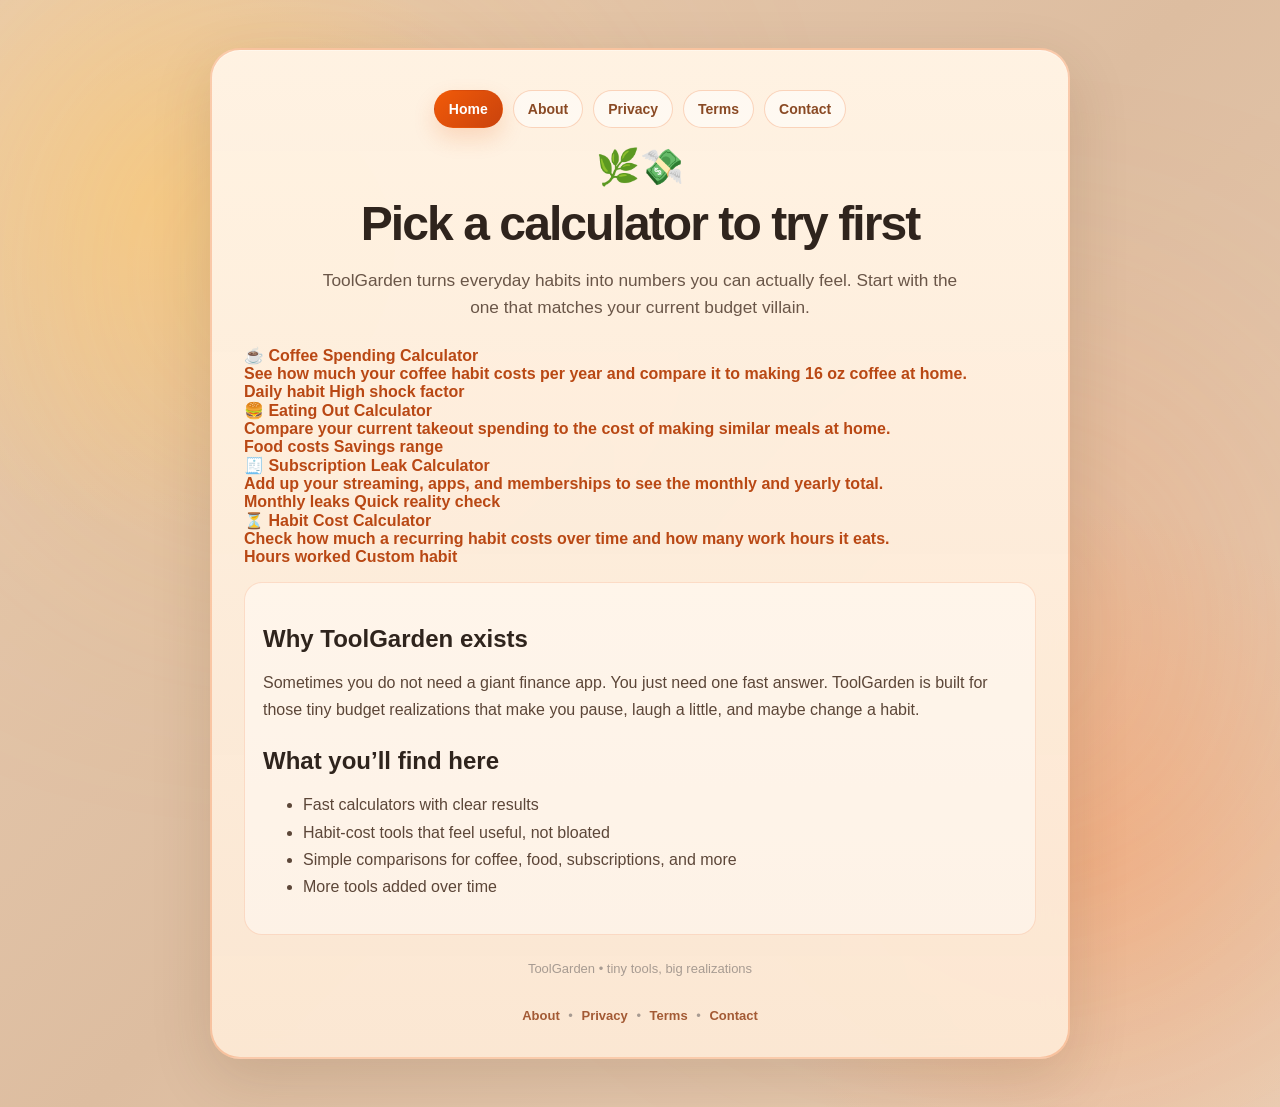
<file: index.html>
<!DOCTYPE html>
<html lang="en">
<head>
  <script async src="https://pagead2.googlesyndication.com/pagead/js/adsbygoogle.js?client=ca-pub-7330341187310766"
     crossorigin="anonymous"></script>
  <meta charset="UTF-8" />
  <meta name="viewport" content="width=device-width, initial-scale=1.0"/>
  <title>ToolGarden | Tiny tools, big realizations</title>
  <meta name="description" content="Pick a ToolGarden calculator to reveal the real cost of everyday habits like coffee, eating out, subscriptions, and more." />
  <meta name="google-adsense-account" content="ca-pub-7330341187310766">
  <link rel="stylesheet" href="legal.css" />
</head>
<body>
  <div class="background">
    <span>🌿</span>
    <span>💸</span>
    <span>☕</span>
    <span>🍔</span>
    <span>🧾</span>
    <span>🧠</span>
    <span>✨</span>
    <span>📊</span>
    <span>🪴</span>
    <span>💳</span>
    <span>🍃</span>
  </div>

  <div class="glow"></div>
  <div class="glow2"></div>

  <div class="page-wrap">
    <div class="card">
      <div class="topnav">
        <a class="active" href="index.html">Home</a>
        <a href="about.html">About</a>
        <a href="privacy.html">Privacy</a>
        <a href="terms.html">Terms</a>
        <a href="contact.html">Contact</a>
      </div>

      <div class="top-emoji">🌿💸</div>
      <h1>Pick a calculator to try first</h1>
      <p class="intro">
        ToolGarden turns everyday habits into numbers you can actually feel. Start with the one that matches your current budget villain.
      </p>

      <div class="hero-tools">
        <a class="tool-card" href="coffee.html">
          <div class="tool-title">☕ Coffee Spending Calculator</div>
          <div class="tool-copy">
            See how much your coffee habit costs per year and compare it to making 16 oz coffee at home.
          </div>
          <div class="badge-row">
            <span class="badge">Daily habit</span>
            <span class="badge">High shock factor</span>
          </div>
        </a>

        <a class="tool-card" href="eating-out.html">
          <div class="tool-title">🍔 Eating Out Calculator</div>
          <div class="tool-copy">
            Compare your current takeout spending to the cost of making similar meals at home.
          </div>
          <div class="badge-row">
            <span class="badge">Food costs</span>
            <span class="badge">Savings range</span>
          </div>
        </a>

        <a class="tool-card" href="subscriptions.html">
          <div class="tool-title">🧾 Subscription Leak Calculator</div>
          <div class="tool-copy">
            Add up your streaming, apps, and memberships to see the monthly and yearly total.
          </div>
          <div class="badge-row">
            <span class="badge">Monthly leaks</span>
            <span class="badge">Quick reality check</span>
          </div>
        </a>

        <a class="tool-card" href="habit-cost.html">
          <div class="tool-title">⏳ Habit Cost Calculator</div>
          <div class="tool-copy">
            Check how much a recurring habit costs over time and how many work hours it eats.
          </div>
          <div class="badge-row">
            <span class="badge">Hours worked</span>
            <span class="badge">Custom habit</span>
          </div>
        </a>
      </div>

      <div class="content-box">
        <h2>Why ToolGarden exists</h2>
        <p>
          Sometimes you do not need a giant finance app. You just need one fast answer. ToolGarden is built for those tiny budget realizations that make you pause, laugh a little, and maybe change a habit.
        </p>

        <h2>What you’ll find here</h2>
        <ul>
          <li>Fast calculators with clear results</li>
          <li>Habit-cost tools that feel useful, not bloated</li>
          <li>Simple comparisons for coffee, food, subscriptions, and more</li>
          <li>More tools added over time</li>
        </ul>
      </div>

      <div class="footer">
        ToolGarden • tiny tools, big realizations<br><br>
        <a href="about.html">About</a> •
        <a href="privacy.html">Privacy</a> •
        <a href="terms.html">Terms</a> •
        <a href="contact.html">Contact</a>
      </div>
    </div>
  </div>
</body>
</html>
</file>
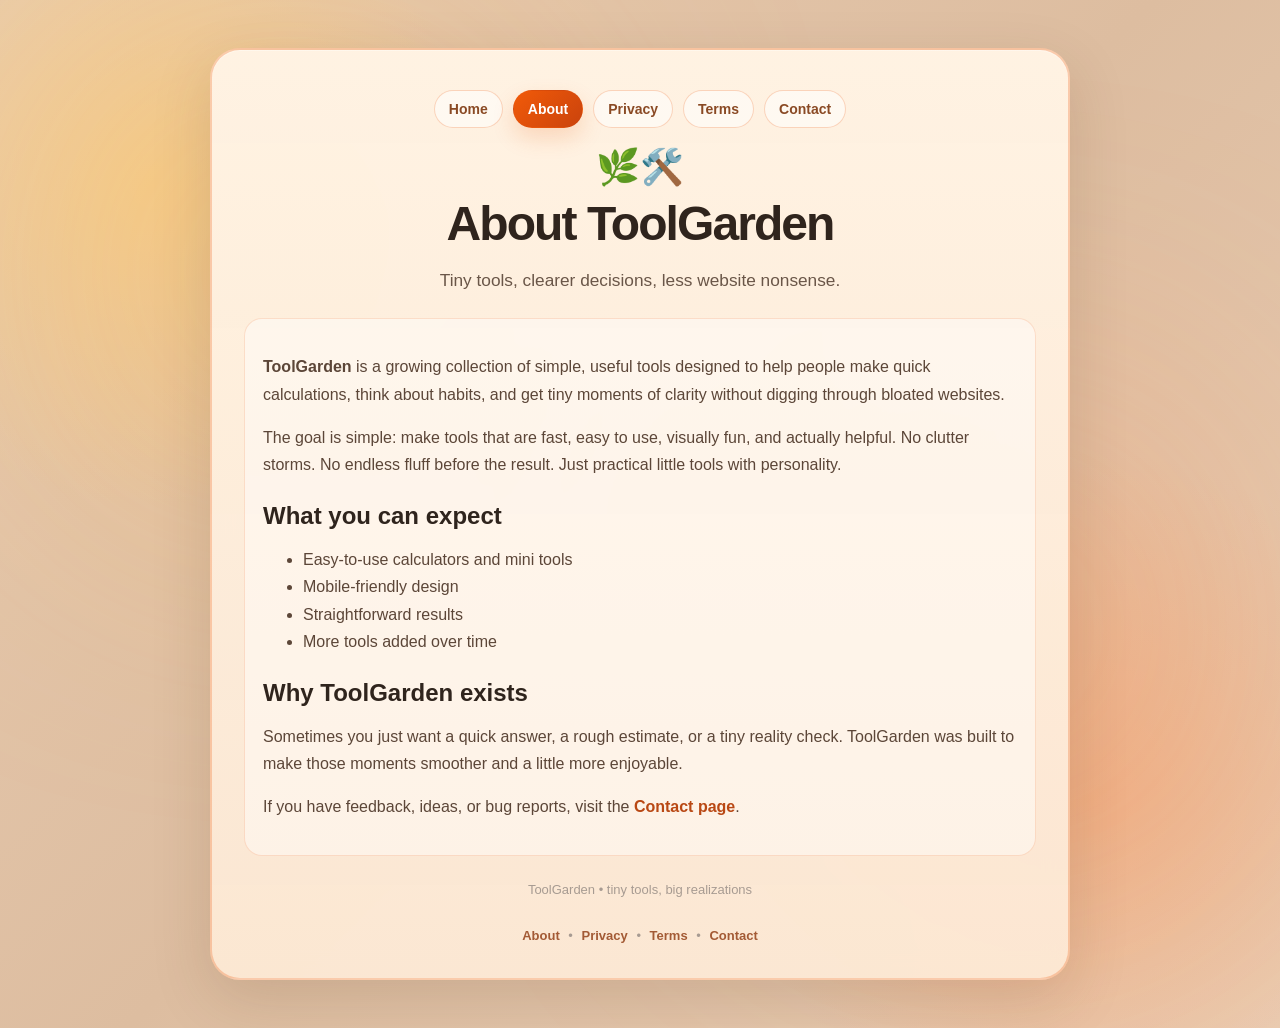
<file: about.html>
<!DOCTYPE html>
<html lang="en">
<head>
  <meta charset="UTF-8" />
  <meta name="viewport" content="width=device-width, initial-scale=1.0"/>
  <title>About | ToolGarden</title>
  <meta name="description" content="Learn more about ToolGarden and the simple tools built to make everyday decisions easier." />
  <link rel="stylesheet" href="legal.css" />
  <script async src="https://pagead2.googlesyndication.com/pagead/js/adsbygoogle.js?client=ca-pub-7330341187310766"
     crossorigin="anonymous"></script>
</head>
<body>
  <div class="background">
    <span>🌿</span>
    <span>🧠</span>
    <span>🛠️</span>
    <span>✨</span>
    <span>📊</span>
    <span>🍃</span>
    <span>💡</span>
    <span>🪴</span>
    <span>📎</span>
    <span>🌱</span>
    <span>🧩</span>
  </div>

  <div class="glow"></div>
  <div class="glow2"></div>

  <div class="page-wrap">
    <div class="card">
      <div class="topnav">
        <a href="index.html">Home</a>
        <a class="active" href="about.html">About</a>
        <a href="privacy.html">Privacy</a>
        <a href="terms.html">Terms</a>
        <a href="contact.html">Contact</a>
      </div>

      <div class="top-emoji">🌿🛠️</div>
      <h1>About ToolGarden</h1>
      <p class="intro">
        Tiny tools, clearer decisions, less website nonsense.
      </p>
      
      <div class="content-box">
        <p><strong>ToolGarden</strong> is a growing collection of simple, useful tools designed to help people make quick calculations, think about habits, and get tiny moments of clarity without digging through bloated websites.</p>

        <p>The goal is simple: make tools that are fast, easy to use, visually fun, and actually helpful. No clutter storms. No endless fluff before the result. Just practical little tools with personality.</p>

        <h2>What you can expect</h2>
        <ul>
          <li>Easy-to-use calculators and mini tools</li>
          <li>Mobile-friendly design</li>
          <li>Straightforward results</li>
          <li>More tools added over time</li>
        </ul>

        <h2>Why ToolGarden exists</h2>
        <p>Sometimes you just want a quick answer, a rough estimate, or a tiny reality check. ToolGarden was built to make those moments smoother and a little more enjoyable.</p>

        <p>If you have feedback, ideas, or bug reports, visit the <a href="contact.html">Contact page</a>.</p>
      </div>

      <script async src="https://pagead2.googlesyndication.com/pagead/js/adsbygoogle.js?client=ca-pub-7330341187310766"
           crossorigin="anonymous"></script>
      <!-- horizontal ads -->
      <ins class="adsbygoogle"
           style="display:block"
           data-ad-client="ca-pub-7330341187310766"
           data-ad-slot="1311645454"
           data-ad-format="auto"
           data-full-width-responsive="true"></ins>
      <script>
           (adsbygoogle = window.adsbygoogle || []).push({});
      </script>
      
      <div class="footer">
        ToolGarden • tiny tools, big realizations<br><br>
        <a href="about.html">About</a> •
        <a href="privacy.html">Privacy</a> •
        <a href="terms.html">Terms</a> •
        <a href="contact.html">Contact</a>
      </div>
    </div>
  </div>
</body>
</html>
</file>
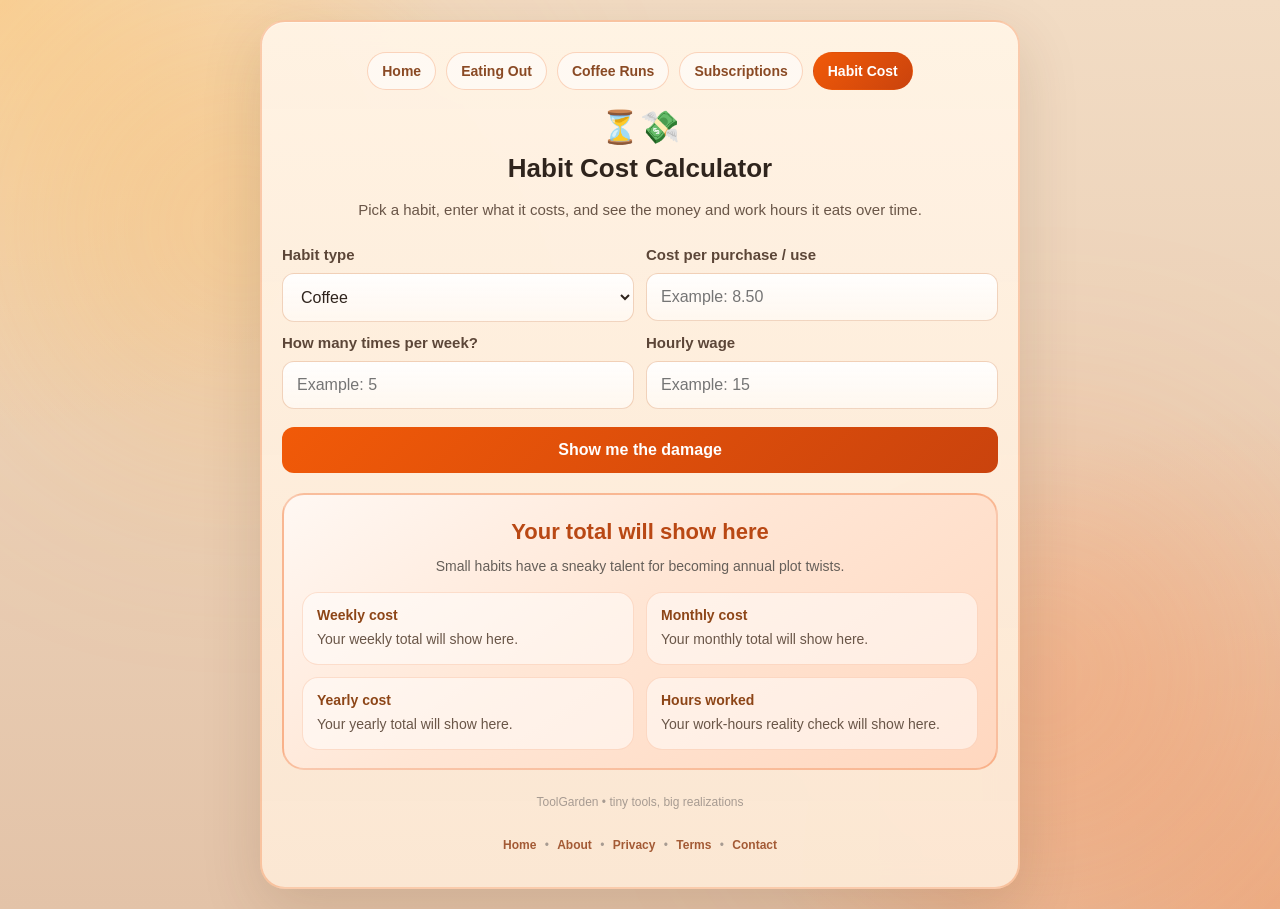
<file: coffee.html>
<!DOCTYPE html>
<html lang="en">
<head>
  <meta charset="UTF-8" />
  <meta name="viewport" content="width=device-width, initial-scale=1.0"/>
  <title>Habit Cost Calculator | ToolGarden</title>
  <meta name="description" content="See how much a recurring habit costs over time and how many work hours it eats." />
  <meta name="google-adsense-account" content="ca-pub-7330341187310766">
  <style>
    * { box-sizing: border-box; }
    html, body { margin: 0; padding: 0; width: 100%; min-height: 100%; }
    body {
      font-family: Arial, sans-serif;
      color: #2f241d;
      overflow-x: hidden;
      position: relative;
      background:
        radial-gradient(circle at top left, rgba(255, 197, 109, 0.52), transparent 28%),
        radial-gradient(circle at bottom right, rgba(255, 130, 64, 0.34), transparent 32%),
        linear-gradient(180deg, #f2dcc4 0%, #e3c3a8 100%);
    }
    .page-wrap {
      min-height: 100vh;
      min-height: 100dvh;
      display: flex;
      align-items: center;
      justify-content: center;
      padding: 20px;
      position: relative;
      z-index: 2;
    }
    .background {
      position: fixed;
      inset: 0;
      pointer-events: none;
      overflow: hidden;
      z-index: 0;
    }
    .background span {
      position: absolute;
      bottom: -140px;
      font-size: 2.5rem;
      opacity: 0.30;
      animation: floatUp linear infinite;
      user-select: none;
      text-shadow: 0 4px 18px rgba(255, 255, 255, 0.14);
    }
    .background span:nth-child(1)  { left: 3%;  animation-duration: 16s; animation-delay: 0s; }
    .background span:nth-child(2)  { left: 10%; animation-duration: 20s; animation-delay: 3s; }
    .background span:nth-child(3)  { left: 18%; animation-duration: 17s; animation-delay: 1s; }
    .background span:nth-child(4)  { left: 26%; animation-duration: 22s; animation-delay: 5s; }
    .background span:nth-child(5)  { left: 34%; animation-duration: 18s; animation-delay: 2s; }
    .background span:nth-child(6)  { left: 42%; animation-duration: 21s; animation-delay: 6s; }
    .background span:nth-child(7)  { left: 50%; animation-duration: 17s; animation-delay: 4s; }
    .background span:nth-child(8)  { left: 58%; animation-duration: 23s; animation-delay: 1.5s; }
    .background span:nth-child(9)  { left: 66%; animation-duration: 19s; animation-delay: 4.5s; }
    .background span:nth-child(10) { left: 74%; animation-duration: 24s; animation-delay: 2.5s; }
    .background span:nth-child(11) { left: 82%; animation-duration: 18s; animation-delay: 6.5s; }
    .background span:nth-child(12) { left: 90%; animation-duration: 21s; animation-delay: 3.5s; }
    @keyframes floatUp {
      0% { transform: translateY(0) rotate(0deg) scale(0.96); opacity: 0; }
      8% { opacity: 0.30; }
      70% { opacity: 0.30; }
      100% { transform: translateY(-128vh) rotate(360deg) scale(1.08); opacity: 0; }
    }
    .glow, .glow2 {
      position: fixed;
      width: 380px;
      height: 380px;
      border-radius: 50%;
      filter: blur(135px);
      opacity: 0.36;
      z-index: 0;
      pointer-events: none;
    }
    .glow { background: #ffb347; top: 4%; left: 4%; }
    .glow2 { background: #ff8748; bottom: 4%; right: 4%; }
    .card {
      width: 100%;
      max-width: 760px;
      background: linear-gradient(180deg, rgba(255, 243, 228, 0.98) 0%, rgba(252, 232, 212, 0.96) 100%);
      backdrop-filter: blur(12px);
      -webkit-backdrop-filter: blur(12px);
      border-radius: 25px;
      padding: 30px 20px;
      text-align: center;
      box-shadow: 0 20px 60px rgba(83, 49, 18, 0.15), inset 0 1px 0 rgba(255,255,255,0.34);
      border: 2px solid rgba(234, 88, 12, 0.26);
      position: relative;
      z-index: 3;
    }
    .tool-switcher {
      display: flex;
      justify-content: center;
      gap: 10px;
      flex-wrap: wrap;
      margin-bottom: 18px;
    }
    .tool-link {
      display: inline-block;
      padding: 10px 14px;
      border-radius: 999px;
      border: 1px solid rgba(234, 88, 12, 0.24);
      background: rgba(255,255,255,0.55);
      color: #8a4a24;
      font-size: 14px;
      font-weight: 700;
      text-decoration: none;
    }
    .tool-link.active {
      background: linear-gradient(135deg, #f15a08, #ca430d);
      color: #fff;
      border-color: transparent;
    }
    .top-emoji { font-size: 2rem; margin-bottom: 8px; }
    h1 { margin: 0; font-size: 26px; line-height: 1.15; color: #2f241d; }
    .subtitle {
      color: #6a5648;
      margin: 15px 0 25px;
      line-height: 1.5;
      font-size: 15px;
    }
    .form-grid {
      display: grid;
      grid-template-columns: 1fr;
      gap: 12px;
      text-align: left;
    }
    .input-label {
      display: block;
      font-weight: 700;
      font-size: 15px;
      margin-bottom: 10px;
      color: #5c4638;
    }
    input, select {
      width: 100%;
      padding: 14px;
      font-size: 16px;
      border-radius: 12px;
      border: 1px solid rgba(214, 132, 74, 0.34);
      background: linear-gradient(180deg, rgba(255,255,255,0.95) 0%, rgba(255,248,241,0.92) 100%);
      color: #2f241d;
    }
    button {
      width: 100%;
      padding: 14px;
      margin-top: 18px;
      background: linear-gradient(135deg, #f15a08, #ca430d);
      color: white;
      font-size: 16px;
      font-weight: 700;
      border: none;
      border-radius: 12px;
      cursor: pointer;
    }
    .result-box {
      margin-top: 20px;
      padding: 24px 18px 18px;
      border-radius: 22px;
      background: linear-gradient(145deg, #fff8f3 0%, #ffe6d5 45%, #ffd7bf 100%);
      border: 2px solid rgba(234, 88, 12, 0.30);
      text-align: left;
    }
    .result {
      font-size: 22px;
      font-weight: 800;
      color: #b94814;
      line-height: 1.2;
      text-align: center;
    }
    .subtext {
      margin-top: 10px;
      color: #665f59;
      font-size: 14px;
      line-height: 1.45;
      text-align: center;
    }
    .stats-grid {
      display: grid;
      grid-template-columns: 1fr;
      gap: 12px;
      margin-top: 16px;
    }
    .stat-card {
      padding: 14px;
      border-radius: 16px;
      background: rgba(255,255,255,0.5);
      border: 1px solid rgba(234, 88, 12, 0.16);
    }
    .stat-title {
      font-weight: 800;
      color: #8d4517;
      font-size: 14px;
      margin-bottom: 6px;
    }
    .stat-text {
      color: #6a5648;
      font-size: 14px;
      line-height: 1.5;
    }
    .footer {
      margin-top: 22px;
      font-size: 12px;
      color: #a79b92;
      line-height: 1.8;
      text-align: center;
    }
    .footer a {
      color: #a35a35;
      text-decoration: none;
      font-weight: 700;
      margin: 0 5px;
    }
    @media (min-width: 700px) {
      .form-grid,
      .stats-grid {
        grid-template-columns: 1fr 1fr;
      }
      .wide {
        grid-column: 1 / -1;
      }
    }
  </style>
  <script async src="https://pagead2.googlesyndication.com/pagead/js/adsbygoogle.js?client=ca-pub-7330341187310766"
     crossorigin="anonymous"></script>
</head>
<body>
  <div class="background">
    <span>⏳</span>
    <span>💸</span>
    <span>☕</span>
    <span>🚬</span>
    <span>💄</span>
    <span>🍔</span>
    <span>💳</span>
    <span>🧠</span>
    <span>✨</span>
    <span>🧾</span>
    <span>💼</span>
    <span>💰</span>
  </div>

  <div class="glow"></div>
  <div class="glow2"></div>

  <div class="page-wrap">
    <div class="card">
      <div class="tool-switcher">
        <a class="tool-link" href="index.html">Home</a>
        <a class="tool-link" href="eating-out.html">Eating Out</a>
        <a class="tool-link" href="coffee.html">Coffee Runs</a>
        <a class="tool-link" href="subscriptions.html">Subscriptions</a>
        <a class="tool-link active" href="habit-cost.html">Habit Cost</a>
      </div>

      <div class="top-emoji">⏳💸</div>
      <h1>Habit Cost Calculator</h1>
      <p class="subtitle">
        Pick a habit, enter what it costs, and see the money and work hours it eats over time.
      </p>

      <div class="form-grid">
        <div>
          <label class="input-label" for="habitType">Habit type</label>
          <select id="habitType">
            <option value="coffee">Coffee</option>
            <option value="fastFood">Fast Food</option>
            <option value="vape">Vape / Cigs</option>
            <option value="makeup">Makeup / Beauty</option>
            <option value="custom">Custom</option>
          </select>
        </div>

        <div>
          <label class="input-label" for="costPerUse">Cost per purchase / use</label>
          <input type="number" id="costPerUse" placeholder="Example: 8.50" />
        </div>

        <div>
          <label class="input-label" for="timesPerWeek">How many times per week?</label>
          <input type="number" id="timesPerWeek" placeholder="Example: 5" />
        </div>

        <div>
          <label class="input-label" for="hourlyWage">Hourly wage</label>
          <input type="number" id="hourlyWage" placeholder="Example: 15" />
        </div>
      </div>

      <button onclick="calculateHabit()">Show me the damage</button>

      <div class="result-box">
        <div class="result" id="result">Your total will show here</div>
        <div class="subtext" id="subtext">Small habits have a sneaky talent for becoming annual plot twists.</div>

        <div class="stats-grid">
          <div class="stat-card">
            <div class="stat-title">Weekly cost</div>
            <div class="stat-text" id="weeklyCost">Your weekly total will show here.</div>
          </div>
          <div class="stat-card">
            <div class="stat-title">Monthly cost</div>
            <div class="stat-text" id="monthlyCost">Your monthly total will show here.</div>
          </div>
          <div class="stat-card">
            <div class="stat-title">Yearly cost</div>
            <div class="stat-text" id="yearlyCost">Your yearly total will show here.</div>
          </div>
          <div class="stat-card">
            <div class="stat-title">Hours worked</div>
            <div class="stat-text" id="hoursWorked">Your work-hours reality check will show here.</div>
          </div>
        </div>
      </div>

      <div class="footer">
        ToolGarden • tiny tools, big realizations<br><br>
        <a href="index.html">Home</a> •
        <a href="about.html">About</a> •
        <a href="privacy.html">Privacy</a> •
        <a href="terms.html">Terms</a> •
        <a href="contact.html">Contact</a>
      </div>
    </div>
  </div>

  <script>
    function money(num) {
      return `$${num.toLocaleString(undefined, { minimumFractionDigits: 2, maximumFractionDigits: 2 })}`;
    }

    function calculateHabit() {
      const habitType = document.getElementById("habitType").value;
      const costPerUse = Number(document.getElementById("costPerUse").value);
      const timesPerWeek = Number(document.getElementById("timesPerWeek").value);
      const hourlyWage = Number(document.getElementById("hourlyWage").value);

      if (!costPerUse || !timesPerWeek || costPerUse < 0 || timesPerWeek <= 0) {
        document.getElementById("result").innerText = "Enter real numbers 👀";
        document.getElementById("subtext").innerText = "Try your honest cost and frequency.";
        document.getElementById("weeklyCost").innerText = "Your weekly total will show here.";
        document.getElementById("monthlyCost").innerText = "Your monthly total will show here.";
        document.getElementById("yearlyCost").innerText = "Your yearly total will show here.";
        document.getElementById("hoursWorked").innerText = "Your work-hours reality check will show here.";
        return;
      }

      const weekly = costPerUse * timesPerWeek;
      const monthly = weekly * 4.33;
      const yearly = weekly * 52;
      const hours = hourlyWage > 0 ? yearly / hourlyWage : 0;

      const labels = {
        coffee: "coffee habit",
        fastFood: "fast food habit",
        vape: "vape / cigarette habit",
        makeup: "beauty spending habit",
        custom: "habit"
      };

      document.getElementById("result").innerText = `${money(yearly)} per year 😬`;
      document.getElementById("subtext").innerText = `Your ${labels[habitType]} adds up faster than it feels in the moment.`;
      document.getElementById("weeklyCost").innerText = `${money(weekly)} every week.`;
      document.getElementById("monthlyCost").innerText = `${money(monthly)} per month.`;
      document.getElementById("yearlyCost").innerText = `${money(yearly)} every year.`;
      document.getElementById("hoursWorked").innerText = hourlyWage > 0
        ? `That is about ${hours.toFixed(1)} hours of work.`
        : `Add your hourly wage to see how many work hours this costs.`;
    }
  </script>
</body>
</html>
</file>
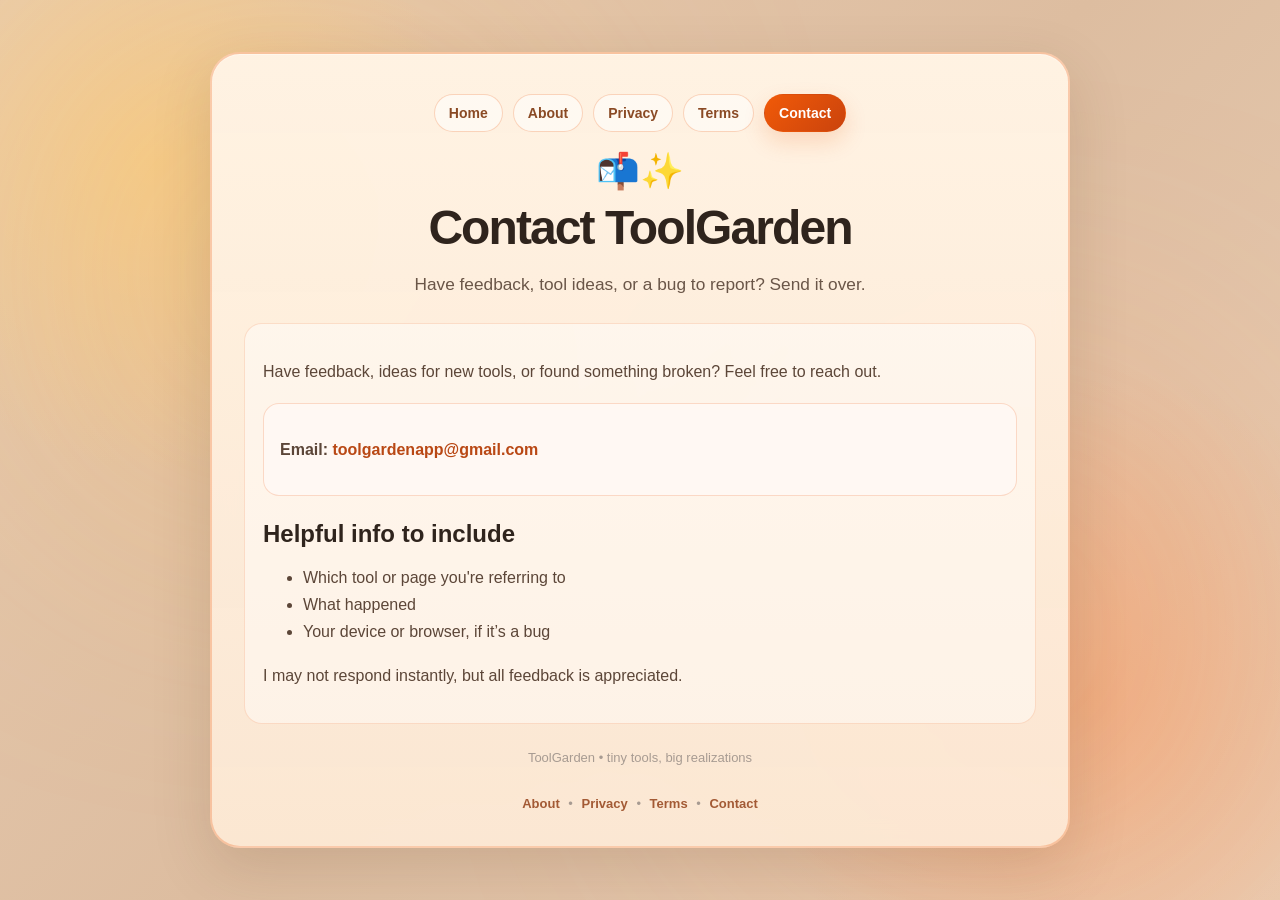
<file: contact.html>
<!DOCTYPE html>
<html lang="en">
<head>
  <meta charset="UTF-8" />
  <meta name="viewport" content="width=device-width, initial-scale=1.0"/>
  <title>Contact | ToolGarden</title>
  <meta name="description" content="Contact ToolGarden for feedback, ideas, or questions." />
  <meta name="google-adsense-account" content="ca-pub-7330341187310766">
  <link rel="stylesheet" href="legal.css" />
  <script async src="https://pagead2.googlesyndication.com/pagead/js/adsbygoogle.js?client=ca-pub-7330341187310766"
     crossorigin="anonymous"></script>
</head>
<body>
  <div class="background">
    <span>📬</span>
    <span>💡</span>
    <span>🧠</span>
    <span>📩</span>
    <span>✨</span>
    <span>🛠️</span>
    <span>🌿</span>
    <span>📨</span>
    <span>💬</span>
    <span>🪴</span>
    <span>📎</span>
  </div>

  <div class="glow"></div>
  <div class="glow2"></div>

  <div class="page-wrap">
    <div class="card">
      <div class="topnav">
        <a href="index.html">Home</a>
        <a href="about.html">About</a>
        <a href="privacy.html">Privacy</a>
        <a href="terms.html">Terms</a>
        <a class="active" href="contact.html">Contact</a>
      </div>

      <div class="top-emoji">📬✨</div>
      <h1>Contact ToolGarden</h1>
      <p class="intro">
        Have feedback, tool ideas, or a bug to report? Send it over.
      </p>

      <div class="content-box">
        <p>
          Have feedback, ideas for new tools, or found something broken?
          Feel free to reach out.
        </p>

        <div class="email-box">
          <p>
            <strong>Email:</strong>
            <a href="mailto:toolgardenapp@gmail.com">toolgardenapp@gmail.com</a>
          </p>
        </div>

        <h2>Helpful info to include</h2>
        <ul>
          <li>Which tool or page you're referring to</li>
          <li>What happened</li>
          <li>Your device or browser, if it’s a bug</li>
        </ul>

        <p>
          I may not respond instantly, but all feedback is appreciated.
        </p>
      </div>

      <div class="footer">
        ToolGarden • tiny tools, big realizations<br><br>
        <a href="about.html">About</a> •
        <a href="privacy.html">Privacy</a> •
        <a href="terms.html">Terms</a> •
        <a href="contact.html">Contact</a>
      </div>
    </div>
  </div>
</body>
</html>
</file>
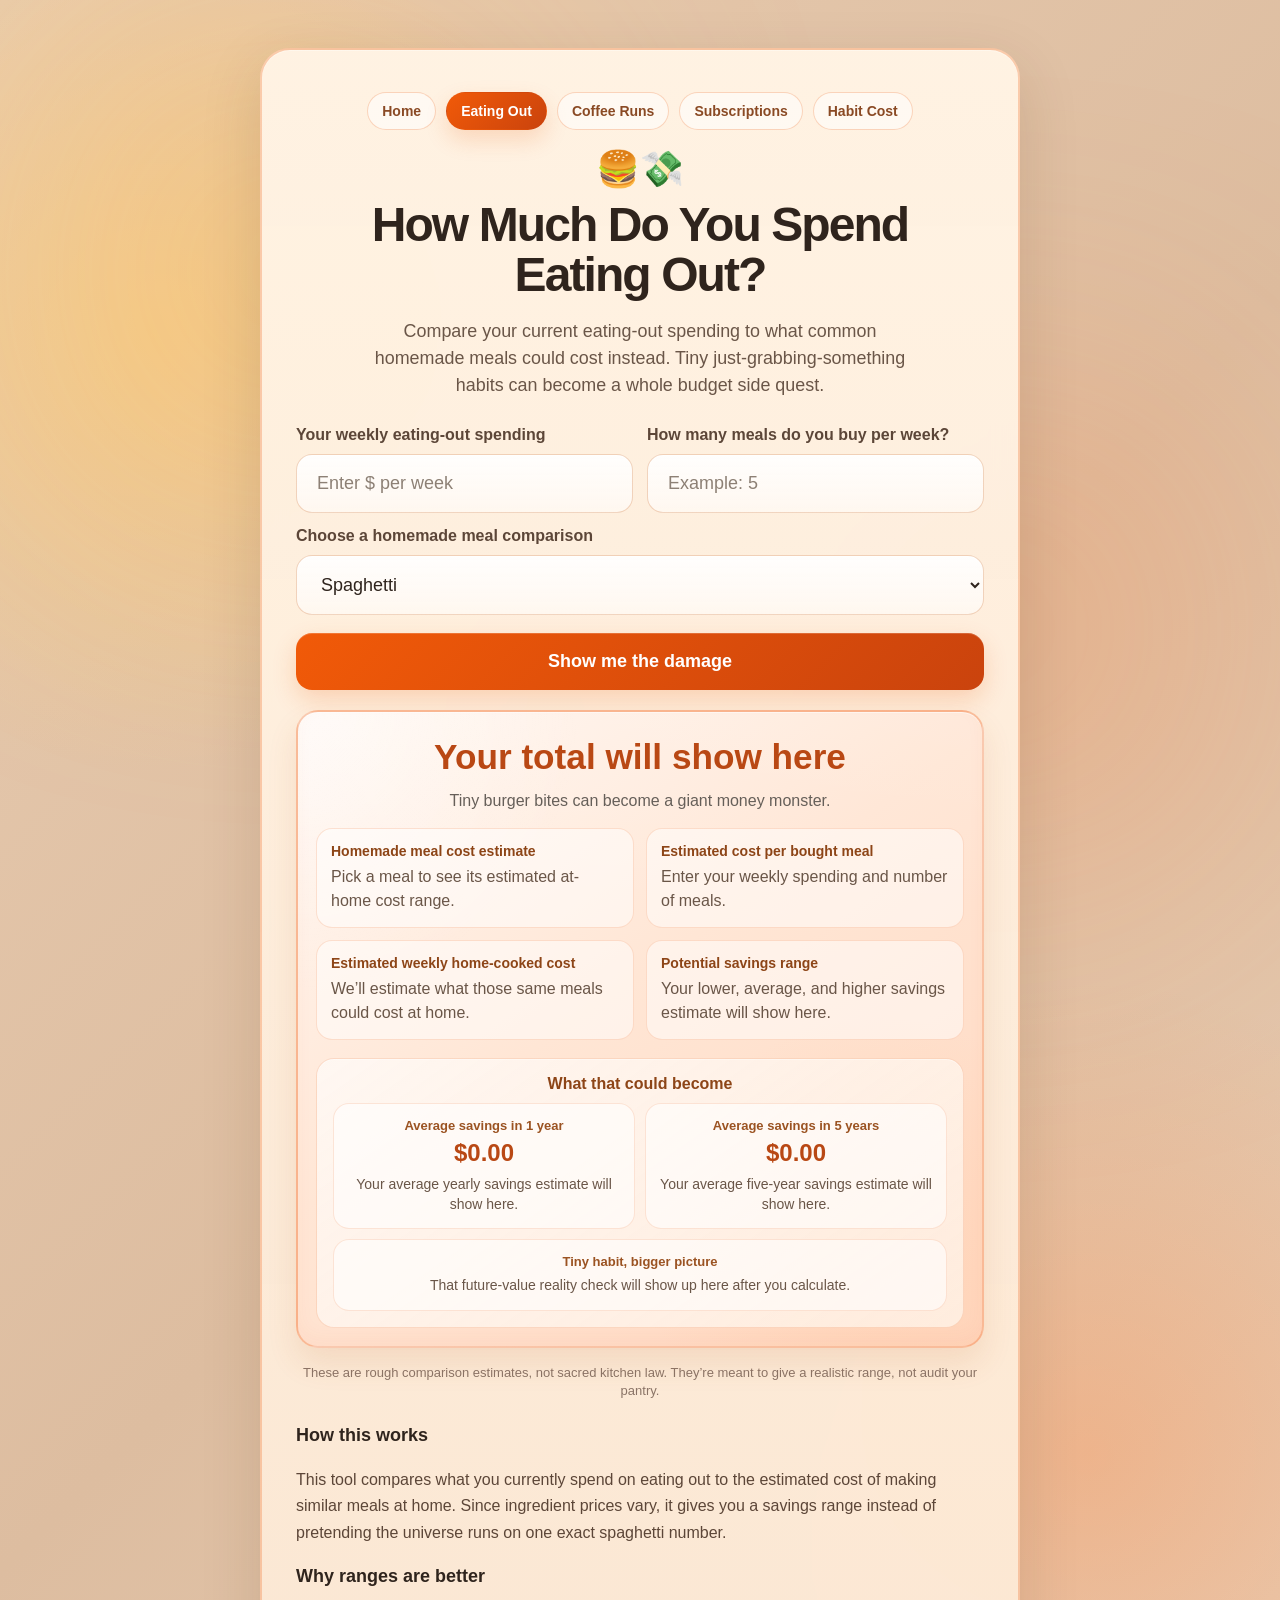
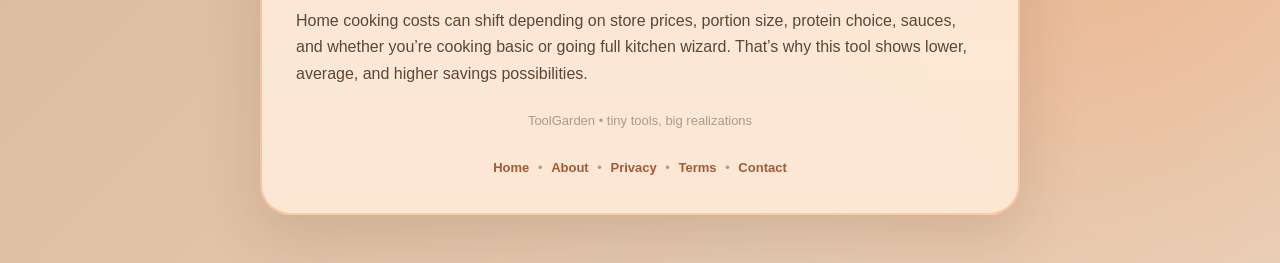
<file: eating-out.html>
<!DOCTYPE html>
<html lang="en">
<head>
  <meta charset="UTF-8" />
  <meta name="viewport" content="width=device-width, initial-scale=1.0"/>
  <title>Eating Out Calculator | ToolGarden</title>
  <meta name="description" content="Estimate how much you spend eating out each year and compare it to the cost of making common meals at home." />
  <meta name="google-adsense-account" content="ca-pub-7330341187310766">
  <script async src="https://pagead2.googlesyndication.com/pagead/js/adsbygoogle.js?client=ca-pub-7330341187310766"
     crossorigin="anonymous"></script>
  <style>
    * {
      box-sizing: border-box;
    }

    html, body {
      margin: 0;
      padding: 0;
      width: 100%;
      min-height: 100%;
    }

    body {
      font-family: Arial, sans-serif;
      color: #2f241d;
      overflow-x: hidden;
      position: relative;
      background:
        radial-gradient(circle at top left, rgba(255, 197, 109, 0.52), transparent 28%),
        radial-gradient(circle at bottom right, rgba(255, 130, 64, 0.34), transparent 32%),
        linear-gradient(180deg, #f2dcc4 0%, #e3c3a8 100%);
    }

    .page-wrap {
      min-height: 100vh;
      min-height: 100dvh;
      display: flex;
      align-items: center;
      justify-content: center;
      padding: 20px;
      position: relative;
      z-index: 2;
    }

    .background {
      position: fixed;
      inset: 0;
      pointer-events: none;
      overflow: hidden;
      z-index: 0;
    }

    .background span {
      position: absolute;
      bottom: -140px;
      font-size: 2.5rem;
      opacity: 0.30;
      animation: floatUp linear infinite;
      user-select: none;
      filter: saturate(1.05);
      text-shadow: 0 4px 18px rgba(255, 255, 255, 0.14);
      will-change: transform, opacity;
    }

    .background span:nth-child(1)  { left: 3%;  animation-duration: 16s; animation-delay: 0s; }
    .background span:nth-child(2)  { left: 10%; animation-duration: 20s; animation-delay: 3s; }
    .background span:nth-child(3)  { left: 18%; animation-duration: 17s; animation-delay: 1s; }
    .background span:nth-child(4)  { left: 26%; animation-duration: 22s; animation-delay: 5s; }
    .background span:nth-child(5)  { left: 34%; animation-duration: 18s; animation-delay: 2s; }
    .background span:nth-child(6)  { left: 42%; animation-duration: 21s; animation-delay: 6s; }
    .background span:nth-child(7)  { left: 50%; animation-duration: 17s; animation-delay: 4s; }
    .background span:nth-child(8)  { left: 58%; animation-duration: 23s; animation-delay: 1.5s; }
    .background span:nth-child(9)  { left: 66%; animation-duration: 19s; animation-delay: 4.5s; }
    .background span:nth-child(10) { left: 74%; animation-duration: 24s; animation-delay: 2.5s; }
    .background span:nth-child(11) { left: 82%; animation-duration: 18s; animation-delay: 6.5s; }
    .background span:nth-child(12) { left: 90%; animation-duration: 21s; animation-delay: 3.5s; }

    @keyframes floatUp {
      0% {
        transform: translateY(0) rotate(0deg) scale(0.96);
        opacity: 0;
      }
      8% {
        opacity: 0.30;
      }
      70% {
        opacity: 0.30;
      }
      100% {
        transform: translateY(-128vh) rotate(360deg) scale(1.08);
        opacity: 0;
      }
    }

    .glow,
    .glow2 {
      position: fixed;
      width: 380px;
      height: 380px;
      border-radius: 50%;
      filter: blur(135px);
      opacity: 0.36;
      z-index: 0;
      pointer-events: none;
    }

    .glow {
      background: #ffb347;
      top: 4%;
      left: 4%;
    }

    .glow2 {
      background: #ff8748;
      bottom: 4%;
      right: 4%;
    }

    .card {
      width: 100%;
      max-width: 760px;
      background:
        linear-gradient(180deg, rgba(255, 243, 228, 0.98) 0%, rgba(252, 232, 212, 0.96) 100%);
      backdrop-filter: blur(12px);
      -webkit-backdrop-filter: blur(12px);
      border-radius: 25px;
      padding: 30px 20px;
      text-align: center;
      box-shadow:
        0 20px 60px rgba(83, 49, 18, 0.15),
        inset 0 1px 0 rgba(255,255,255,0.34);
      border: 2px solid rgba(234, 88, 12, 0.26);
      position: relative;
      z-index: 3;
    }

    .tool-switcher {
      display: flex;
      justify-content: center;
      gap: 10px;
      flex-wrap: wrap;
      margin-bottom: 18px;
    }

    .tool-link {
      display: inline-block;
      padding: 10px 14px;
      border-radius: 999px;
      border: 1px solid rgba(234, 88, 12, 0.24);
      background: rgba(255,255,255,0.55);
      color: #8a4a24;
      font-size: 14px;
      font-weight: 700;
      text-decoration: none;
      transition: transform 0.18s ease, background 0.18s ease, border-color 0.18s ease;
    }

    .tool-link:hover {
      transform: translateY(-1px);
      background: rgba(255,255,255,0.78);
      border-color: rgba(234, 88, 12, 0.38);
    }

    .tool-link.active {
      background: linear-gradient(135deg, #f15a08, #ca430d);
      color: #fff;
      border-color: transparent;
      box-shadow: 0 10px 22px rgba(234, 88, 12, 0.18);
    }

    .top-emoji {
      font-size: 2rem;
      margin-bottom: 8px;
    }

    h1 {
      margin: 0;
      font-size: 26px;
      line-height: 1.15;
      color: #2f241d;
    }

    .subtitle {
      color: #6a5648;
      margin: 15px 0 25px;
      line-height: 1.5;
      font-size: 15px;
    }

    .form-grid {
      display: grid;
      grid-template-columns: 1fr;
      gap: 14px;
      text-align: left;
    }

    .field-group {
      text-align: left;
    }

    .input-label {
      display: block;
      font-weight: 700;
      font-size: 15px;
      margin-bottom: 10px;
      color: #5c4638;
    }

    input,
    select {
      width: 100%;
      padding: 14px;
      font-size: 16px;
      border-radius: 12px;
      border: 1px solid rgba(214, 132, 74, 0.34);
      background:
        linear-gradient(180deg, rgba(255,255,255,0.95) 0%, rgba(255,248,241,0.92) 100%);
      color: #2f241d;
      transition: border-color 0.18s ease, box-shadow 0.18s ease;
      box-shadow: inset 0 1px 0 rgba(255,255,255,0.45);
    }

    input::placeholder {
      color: #8d8075;
    }

    input:focus,
    select:focus {
      outline: none;
      border-color: #ea580c;
      box-shadow: 0 0 0 4px rgba(234, 88, 12, 0.14);
    }

    button {
      width: 100%;
      padding: 14px;
      margin-top: 18px;
      background: linear-gradient(135deg, #f15a08, #ca430d);
      color: white;
      font-size: 16px;
      font-weight: 700;
      border: none;
      border-radius: 12px;
      cursor: pointer;
      box-shadow:
        0 10px 24px rgba(234, 88, 12, 0.20),
        inset 0 1px 0 rgba(255,255,255,0.18);
      transition: transform 0.18s ease, box-shadow 0.18s ease, filter 0.18s ease, opacity 0.18s ease;
    }

    .result-box {
      margin-top: 20px;
      padding: 24px 18px 18px;
      border-radius: 22px;
      background:
        radial-gradient(circle at top left, rgba(255,255,255,0.38), transparent 30%),
        linear-gradient(145deg, #fff8f3 0%, #ffe6d5 45%, #ffd7bf 100%);
      border: 2px solid rgba(234, 88, 12, 0.30);
      box-shadow:
        0 16px 30px rgba(179, 88, 29, 0.12),
        inset 0 1px 0 rgba(255,255,255,0.52),
        inset 0 -8px 18px rgba(234, 88, 12, 0.04);
      position: relative;
      overflow: hidden;
      text-align: left;
    }

    .result-box::before {
      content: "";
      position: absolute;
      inset: 0;
      background:
        linear-gradient(180deg, rgba(255,255,255,0.10), transparent 32%),
        radial-gradient(circle at 85% 85%, rgba(255, 164, 92, 0.10), transparent 30%);
      pointer-events: none;
    }

    .result-box-inner {
      position: relative;
      z-index: 1;
    }

    .result {
      font-size: 22px;
      font-weight: 800;
      color: #b94814;
      line-height: 1.2;
      text-align: center;
    }

    .subtext {
      margin-top: 10px;
      color: #665f59;
      font-size: 14px;
      line-height: 1.45;
      min-height: 20px;
      text-align: center;
    }

    .stats-grid {
      display: grid;
      grid-template-columns: 1fr;
      gap: 12px;
      margin-top: 16px;
    }

    .stat-card {
      padding: 14px;
      border-radius: 16px;
      background: rgba(255,255,255,0.5);
      border: 1px solid rgba(234, 88, 12, 0.16);
    }

    .stat-title {
      font-weight: 800;
      color: #8d4517;
      font-size: 14px;
      margin-bottom: 6px;
    }

    .stat-text {
      color: #6a5648;
      font-size: 14px;
      line-height: 1.5;
    }

    .upgrade-strip {
      margin-top: 18px;
      padding: 16px;
      border-radius: 18px;
      background: linear-gradient(145deg, rgba(255,255,255,0.62) 0%, rgba(255,243,232,0.78) 100%);
      border: 1px solid rgba(234, 88, 12, 0.18);
      box-shadow: inset 0 1px 0 rgba(255,255,255,0.4);
    }

    .upgrade-heading {
      font-size: 15px;
      font-weight: 800;
      color: #8d4517;
      margin-bottom: 10px;
      text-align: center;
    }

    .upgrade-grid {
      display: grid;
      grid-template-columns: 1fr;
      gap: 10px;
    }

    .upgrade-card {
      padding: 14px;
      border-radius: 16px;
      background: rgba(255,255,255,0.58);
      border: 1px solid rgba(234, 88, 12, 0.14);
      text-align: center;
    }

    .upgrade-label {
      font-size: 13px;
      font-weight: 800;
      color: #9b5322;
      margin-bottom: 6px;
    }

    .upgrade-value {
      font-size: 20px;
      font-weight: 800;
      color: #b94814;
      line-height: 1.2;
    }

    .upgrade-copy {
      margin-top: 6px;
      font-size: 13px;
      color: #6a5648;
      line-height: 1.45;
    }

    .info-section {
      margin-top: 20px;
      text-align: left;
      font-size: 14px;
      color: #5c4638;
      line-height: 1.65;
    }

    .info-section h2 {
      font-size: 18px;
      margin: 0 0 10px;
      color: #2f241d;
    }

    .mini-note {
      margin-top: 16px;
      font-size: 13px;
      color: #8a7467;
      line-height: 1.45;
    }

    .footer {
      margin-top: 22px;
      font-size: 12px;
      color: #a79b92;
      line-height: 1.8;
      text-align: center;
    }

    .footer a {
      color: #a35a35;
      text-decoration: none;
      font-weight: 700;
      margin: 0 5px;
    }

    .footer a:hover {
      text-decoration: underline;
    }

    .loading {
      opacity: 0.86;
      transform: scale(0.99);
    }

    .result-pop {
      animation: resultPop 0.35s ease;
    }

    @keyframes resultPop {
      0% {
        transform: translateY(6px) scale(0.985);
        opacity: 0.72;
      }
      100% {
        transform: translateY(0) scale(1);
        opacity: 1;
      }
    }

    @media (min-width: 700px) {
      .form-grid,
      .stats-grid,
      .upgrade-grid {
        grid-template-columns: 1fr 1fr;
      }

      .meal-wide {
        grid-column: 1 / -1;
      }

      .upgrade-card.wide {
        grid-column: 1 / -1;
      }
    }

    @media (max-width: 480px) {
      .page-wrap {
        padding: 16px 12px;
      }

      .card {
        padding: 24px 16px 20px;
        border-radius: 22px;
      }

      h1 {
        font-size: 22px;
      }

      .subtitle {
        font-size: 14px;
      }

      .background span {
        font-size: 2.35rem;
        opacity: 0.34;
      }

      .glow,
      .glow2 {
        width: 250px;
        height: 250px;
        filter: blur(95px);
        opacity: 0.32;
      }

      .tool-link {
        font-size: 13px;
        padding: 9px 12px;
      }

      .upgrade-value {
        font-size: 18px;
      }
    }

    @media (min-width: 1024px) {
      body {
        background:
          radial-gradient(circle at 12% 18%, rgba(255, 209, 122, 0.56), transparent 23%),
          radial-gradient(circle at 85% 78%, rgba(255, 140, 74, 0.34), transparent 26%),
          linear-gradient(135deg, #e8ccb1 0%, #ddbda0 50%, #e9cfb7 100%);
      }

      .page-wrap {
        padding: 48px;
      }

      .card {
        padding: 42px 34px 34px;
        border-radius: 30px;
      }

      .top-emoji {
        font-size: 2.2rem;
        margin-bottom: 10px;
      }

      h1 {
        font-size: 3rem;
        line-height: 1.04;
        letter-spacing: -0.04em;
        max-width: 560px;
        margin: 0 auto;
      }

      .subtitle {
        font-size: 1.12rem;
        max-width: 560px;
        margin: 18px auto 28px;
      }

      .input-label {
        font-size: 16px;
      }

      input,
      select {
        padding: 18px 20px;
        font-size: 18px;
        border-radius: 16px;
      }

      button {
        padding: 18px 20px;
        font-size: 18px;
        border-radius: 16px;
      }

      button:hover {
        transform: translateY(-2px) scale(1.012);
        box-shadow:
          0 16px 36px rgba(234, 88, 12, 0.28),
          inset 0 1px 0 rgba(255,255,255,0.20);
        filter: brightness(1.04) saturate(1.04);
      }

      .result {
        font-size: 2.2rem;
      }

      .subtext,
      .stat-text,
      .info-section {
        font-size: 1rem;
      }

      .upgrade-heading {
        font-size: 16px;
      }

      .upgrade-value {
        font-size: 24px;
      }

      .upgrade-copy {
        font-size: 14px;
      }

      .footer {
        font-size: 13px;
      }

      .background span {
        font-size: 3rem;
        opacity: 0.28;
      }

      .glow,
      .glow2 {
        width: 470px;
        height: 470px;
        filter: blur(150px);
        opacity: 0.32;
      }
    }
  </style>
</head>

<body>
  <div class="background">
    <span>🍔</span>
    <span>💸</span>
    <span>🍟</span>
    <span>🥤</span>
    <span>💳</span>
    <span>🍕</span>
    <span>🧾</span>
    <span>🍗</span>
    <span>🧋</span>
    <span>🍩</span>
    <span>💰</span>
    <span>🥪</span>
  </div>

  <div class="glow"></div>
  <div class="glow2"></div>

  <div class="page-wrap">
    <div class="card">
      <div class="tool-switcher">
        <a class="tool-link" href="index.html">Home</a>
        <a class="tool-link active" href="eating-out.html">Eating Out</a>
        <a class="tool-link" href="coffee.html">Coffee Runs</a>
        <a class="tool-link" href="subscriptions.html">Subscriptions</a>
        <a class="tool-link" href="habit-cost.html">Habit Cost</a>
      </div>

      <div class="top-emoji">🍔💸</div>

      <h1>How Much Do You Spend Eating Out?</h1>

      <p class="subtitle">
        Compare your current eating-out spending to what common homemade meals could cost instead. Tiny just-grabbing-something habits can become a whole budget side quest.
      </p>

      <div class="form-grid">
        <div class="field-group">
          <label class="input-label" for="weeklySpend">Your weekly eating-out spending</label>
          <input type="number" id="weeklySpend" placeholder="Enter $ per week" />
        </div>

        <div class="field-group">
          <label class="input-label" for="mealsPerWeek">How many meals do you buy per week?</label>
          <input type="number" id="mealsPerWeek" placeholder="Example: 5" />
        </div>

        <div class="field-group meal-wide">
          <label class="input-label" for="mealType">Choose a homemade meal comparison</label>
          <select id="mealType">
            <option value="spaghetti">Spaghetti</option>
            <option value="shawarma">Chicken Shawarma</option>
            <option value="friedRice">Fried Rice</option>
            <option value="sandwiches">Sandwiches</option>
            <option value="tacos">Tacos</option>
            <option value="alfredo">Pasta Alfredo</option>
            <option value="burgers">Homemade Burgers</option>
            <option value="riceBowls">Chicken & Rice Bowls</option>
          </select>
        </div>
      </div>

      <button id="calcButton" onclick="calculate()">Show me the damage</button>

      <div class="result-box" id="resultBox">
        <div class="result-box-inner">
          <div class="result" id="result">Your total will show here</div>
          <div class="subtext" id="subtext">Tiny burger bites can become a giant money monster.</div>

          <div class="stats-grid">
            <div class="stat-card">
              <div class="stat-title">Homemade meal cost estimate</div>
              <div class="stat-text" id="homeMealCost">
                Pick a meal to see its estimated at-home cost range.
              </div>
            </div>

            <div class="stat-card">
              <div class="stat-title">Estimated cost per bought meal</div>
              <div class="stat-text" id="boughtMealCost">
                Enter your weekly spending and number of meals.
              </div>
            </div>

            <div class="stat-card">
              <div class="stat-title">Estimated weekly home-cooked cost</div>
              <div class="stat-text" id="weeklyHomeCost">
                We’ll estimate what those same meals could cost at home.
              </div>
            </div>

            <div class="stat-card">
              <div class="stat-title">Potential savings range</div>
              <div class="stat-text" id="saveText">
                Your lower, average, and higher savings estimate will show here.
              </div>
            </div>
          </div>

          <div class="upgrade-strip">
            <div class="upgrade-heading">What that could become</div>

            <div class="upgrade-grid">
              <div class="upgrade-card">
                <div class="upgrade-label">Average savings in 1 year</div>
                <div class="upgrade-value" id="oneYearValue">$0.00</div>
                <div class="upgrade-copy" id="oneYearCopy">
                  Your average yearly savings estimate will show here.
                </div>
              </div>

              <div class="upgrade-card">
                <div class="upgrade-label">Average savings in 5 years</div>
                <div class="upgrade-value" id="fiveYearValue">$0.00</div>
                <div class="upgrade-copy" id="fiveYearCopy">
                  Your average five-year savings estimate will show here.
                </div>
              </div>

              <div class="upgrade-card wide">
                <div class="upgrade-label">Tiny habit, bigger picture</div>
                <div class="upgrade-copy" id="upgradeComparison">
                  That future-value reality check will show up here after you calculate.
                </div>
              </div>
            </div>
          </div>
        </div>
      </div>

      <div class="mini-note">
        These are rough comparison estimates, not sacred kitchen law. They’re meant to give a realistic range, not audit your pantry.
      </div>

      <div class="info-section">
        <h2>How this works</h2>
        <p>
          This tool compares what you currently spend on eating out to the estimated cost of making similar meals at home. Since ingredient prices vary, it gives you a savings range instead of pretending the universe runs on one exact spaghetti number.
        </p>

        <h2>Why ranges are better</h2>
        <p>
          Home cooking costs can shift depending on store prices, portion size, protein choice, sauces, and whether you’re cooking basic or going full kitchen wizard. That’s why this tool shows lower, average, and higher savings possibilities.
        </p>
      </div>

      <div class="footer">
        ToolGarden • tiny tools, big realizations<br><br>
        <a href="index.html">Home</a> •
        <a href="about.html">About</a> •
        <a href="privacy.html">Privacy</a> •
        <a href="terms.html">Terms</a> •
        <a href="contact.html">Contact</a>
      </div>
    </div>
  </div>

  <script>
    const mealData = {
      spaghetti: {
        name: "Spaghetti",
        low: 1.90,
        avg: 2.25,
        high: 2.90
      },
      shawarma: {
        name: "Chicken Shawarma",
        low: 3.10,
        avg: 3.75,
        high: 4.60
      },
      friedRice: {
        name: "Fried Rice",
        low: 1.75,
        avg: 2.10,
        high: 2.80
      },
      sandwiches: {
        name: "Sandwiches",
        low: 1.60,
        avg: 2.00,
        high: 2.70
      },
      tacos: {
        name: "Tacos",
        low: 2.20,
        avg: 2.80,
        high: 3.60
      },
      alfredo: {
        name: "Pasta Alfredo",
        low: 2.30,
        avg: 2.90,
        high: 3.80
      },
      burgers: {
        name: "Homemade Burgers",
        low: 2.70,
        avg: 3.40,
        high: 4.40
      },
      riceBowls: {
        name: "Chicken & Rice Bowls",
        low: 2.40,
        avg: 3.10,
        high: 4.00
      }
    };

    const reactions = {
      tiny: [
        "Be honest. are you powered by leftovers and denial?",
        "This number is so low it feels like your snack spending has a lawyer.",
        "Are you sure? That total looks suspiciously well-behaved.",
        "Either you're wildly disciplined or quietly forgetting a few fries."
      ],
      low: [
        "Not bad. This still has tiny leak energy, though.",
        "Cute little total... until it starts multiplying in the dark.",
        "This feels harmless, which is exactly how it sneaks up on people.",
        "Small enough to shrug at. Big enough to matter."
      ],
      mediumLow: [
        "This is where just something quick starts building a side quest.",
        "A very casual habit with slightly expensive hobbies.",
        "Nothing terrifying here, but your wallet has definitely noticed.",
        "Mildly rude. Not criminal. Still rude."
      ],
      medium: [
        "Okay yep, this is becoming a real character in your budget.",
        "This is firmly in how did it get that high territory.",
        "That money could have had a beautiful future elsewhere.",
        "Your convenience spending is starting to develop lore."
      ],
      high: [
        "This is getting spicy. Your bank account is absolutely side-eyeing you.",
        "That total has some weight to it. Like emotional weight.",
        "This is no longer a harmless little treat habit.",
        "Your food apps are probably cheering every time you open them."
      ],
      veryHigh: [
        "At this point, takeout is less of a choice and more of a recurring character arc.",
        "This number arrived wearing boots and demanding attention.",
        "We're officially beyond snack math and into plot twist math.",
        "Your convenience budget is moving like a final boss."
      ],
      absurd: [
        "Respectfully, this has become a lifestyle brand.",
        "This total is giving luxury chaos with dipping sauce.",
        "At this level, the delivery app probably knows your aura.",
        "Your wallet didn't lose a battle. It lost a whole campaign."
      ]
    };

    function randomFrom(array) {
      return array[Math.floor(Math.random() * array.length)];
    }

    function getReaction(yearly, fiveYear) {
      if (yearly <= 104) {
        return randomFrom(reactions.tiny);
      } else if (yearly <= 750) {
        return randomFrom(reactions.low);
      } else if (yearly <= 1800) {
        return randomFrom(reactions.mediumLow);
      } else if (yearly <= 3500) {
        return `${randomFrom(reactions.medium)} In 5 years, that's ${formatMoney(fiveYear)}.`;
      } else if (yearly <= 6000) {
        return `${randomFrom(reactions.high)} In 5 years, that's ${formatMoney(fiveYear)}.`;
      } else if (yearly <= 10000) {
        return `${randomFrom(reactions.veryHigh)} In 5 years, that's ${formatMoney(fiveYear)} 😬`;
      } else {
        return `${randomFrom(reactions.absurd)} In 5 years, that's ${formatMoney(fiveYear)} 💀`;
      }
    }

    function formatMoney(value) {
      return `$${value.toLocaleString(undefined, {
        minimumFractionDigits: 2,
        maximumFractionDigits: 2
      })}`;
    }

    function getSavingsComparison(amount) {
      if (amount < 150) {
        return "That’s a few groceries, a couple of comfort-food nights, or one less tiny budget leak wearing a fake mustache.";
      } else if (amount < 500) {
        return "That’s enough to cover a solid grocery reset, a utility bill chunk, or a very smug kitchen era.";
      } else if (amount < 1200) {
        return "That’s getting into real-money territory. Think groceries, bills, or a little emergency-cushion energy.";
      } else if (amount < 3000) {
        return "That could become a meaningful cushion instead of disappearing into burgers, fries, and mysterious convenience fees.";
      } else if (amount < 7000) {
        return "That’s the kind of money that starts feeling like a mini life upgrade instead of random meal confetti.";
      } else {
        return "That is no longer snack math. That’s full-on future-you money.";
      }
    }

    function calculate() {
      const weeklySpend = Number(document.getElementById("weeklySpend").value);
      const mealsPerWeek = Number(document.getElementById("mealsPerWeek").value);
      const mealTypeKey = document.getElementById("mealType").value;
      const meal = mealData[mealTypeKey];

      const result = document.getElementById("result");
      const subtext = document.getElementById("subtext");
      const resultBox = document.getElementById("resultBox");
      const button = document.getElementById("calcButton");

      const homeMealCost = document.getElementById("homeMealCost");
      const boughtMealCost = document.getElementById("boughtMealCost");
      const weeklyHomeCost = document.getElementById("weeklyHomeCost");
      const saveText = document.getElementById("saveText");

      const oneYearValue = document.getElementById("oneYearValue");
      const fiveYearValue = document.getElementById("fiveYearValue");
      const oneYearCopy = document.getElementById("oneYearCopy");
      const fiveYearCopy = document.getElementById("fiveYearCopy");
      const upgradeComparison = document.getElementById("upgradeComparison");

      if (!weeklySpend || weeklySpend < 0 || !mealsPerWeek || mealsPerWeek <= 0) {
        result.innerText = "Enter real numbers 👀";
        subtext.innerText = "Try your honest weekly spending and meal count.";
        homeMealCost.innerText = "Pick a meal and enter valid amounts.";
        boughtMealCost.innerText = "We need your weekly spend and number of bought meals.";
        weeklyHomeCost.innerText = "We’ll estimate this once the numbers are in.";
        saveText.innerText = "Savings range will show here after valid input.";

        oneYearValue.innerText = "$0.00";
        fiveYearValue.innerText = "$0.00";
        oneYearCopy.innerText = "Your average yearly savings estimate will show here.";
        fiveYearCopy.innerText = "Your average five-year savings estimate will show here.";
        upgradeComparison.innerText = "That future-value reality check will show up here after you calculate.";
        return;
      }

      const yearly = weeklySpend * 52;
      const fiveYear = yearly * 5;
      const averageBoughtMeal = weeklySpend / mealsPerWeek;

      const weeklyHomeLow = meal.low * mealsPerWeek;
      const weeklyHomeAvg = meal.avg * mealsPerWeek;
      const weeklyHomeHigh = meal.high * mealsPerWeek;

      const yearlySaveLow = Math.max(0, yearly - (weeklyHomeHigh * 52));
      const yearlySaveAvg = Math.max(0, yearly - (weeklyHomeAvg * 52));
      const yearlySaveHigh = Math.max(0, yearly - (weeklyHomeLow * 52));

      const fiveYearSaveLow = yearlySaveLow * 5;
      const fiveYearSaveAvg = yearlySaveAvg * 5;
      const fiveYearSaveHigh = yearlySaveHigh * 5;

      button.disabled = true;
      button.style.opacity = "0.9";
      button.style.cursor = "wait";

      resultBox.classList.remove("result-pop");
      void resultBox.offsetWidth;
      resultBox.classList.add("loading");

      result.innerText = "Calculating the damage...";
      subtext.innerText = "Giving your snacks a dramatic annual reveal...";
      homeMealCost.innerText = "Calculating...";
      boughtMealCost.innerText = "Calculating...";
      weeklyHomeCost.innerText = "Calculating...";
      saveText.innerText = "Calculating...";
      oneYearValue.innerText = "...";
      fiveYearValue.innerText = "...";
      oneYearCopy.innerText = "Calculating...";
      fiveYearCopy.innerText = "Calculating...";
      upgradeComparison.innerText = "Calculating...";

      setTimeout(() => {
        result.innerText = `${formatMoney(yearly)} per year 😳`;
        subtext.innerText = getReaction(yearly, fiveYear);

        homeMealCost.innerText = `${meal.name} at home: about ${formatMoney(meal.low)} to ${formatMoney(meal.high)} per meal, with an average around ${formatMoney(meal.avg)}.`;
        boughtMealCost.innerText = `Based on your numbers, you're spending about ${formatMoney(averageBoughtMeal)} per bought meal.`;
        weeklyHomeCost.innerText = `If you made ${mealsPerWeek} of those meals at home, that could cost about ${formatMoney(weeklyHomeLow)} to ${formatMoney(weeklyHomeHigh)} per week, averaging around ${formatMoney(weeklyHomeAvg)}.`;
        saveText.innerText = `Potential yearly savings: about ${formatMoney(yearlySaveLow)} to ${formatMoney(yearlySaveHigh)}, averaging around ${formatMoney(yearlySaveAvg)}. Over 5 years, that could become about ${formatMoney(fiveYearSaveLow)} to ${formatMoney(fiveYearSaveHigh)}.`;

        oneYearValue.innerText = formatMoney(yearlySaveAvg);
        fiveYearValue.innerText = formatMoney(fiveYearSaveAvg);
        oneYearCopy.innerText = "That’s your average estimated savings if you replaced those meals with homemade versions for a year.";
        fiveYearCopy.innerText = "Same habit shift, stretched over 5 years. Tiny choices can stack like little budget goblins.";
        upgradeComparison.innerText = getSavingsComparison(fiveYearSaveAvg);

        resultBox.classList.remove("loading");
        resultBox.classList.add("result-pop");

        button.disabled = false;
        button.style.opacity = "1";
        button.style.cursor = "pointer";
      }, 500);
    }
  </script>
</body>
</html>
</file>
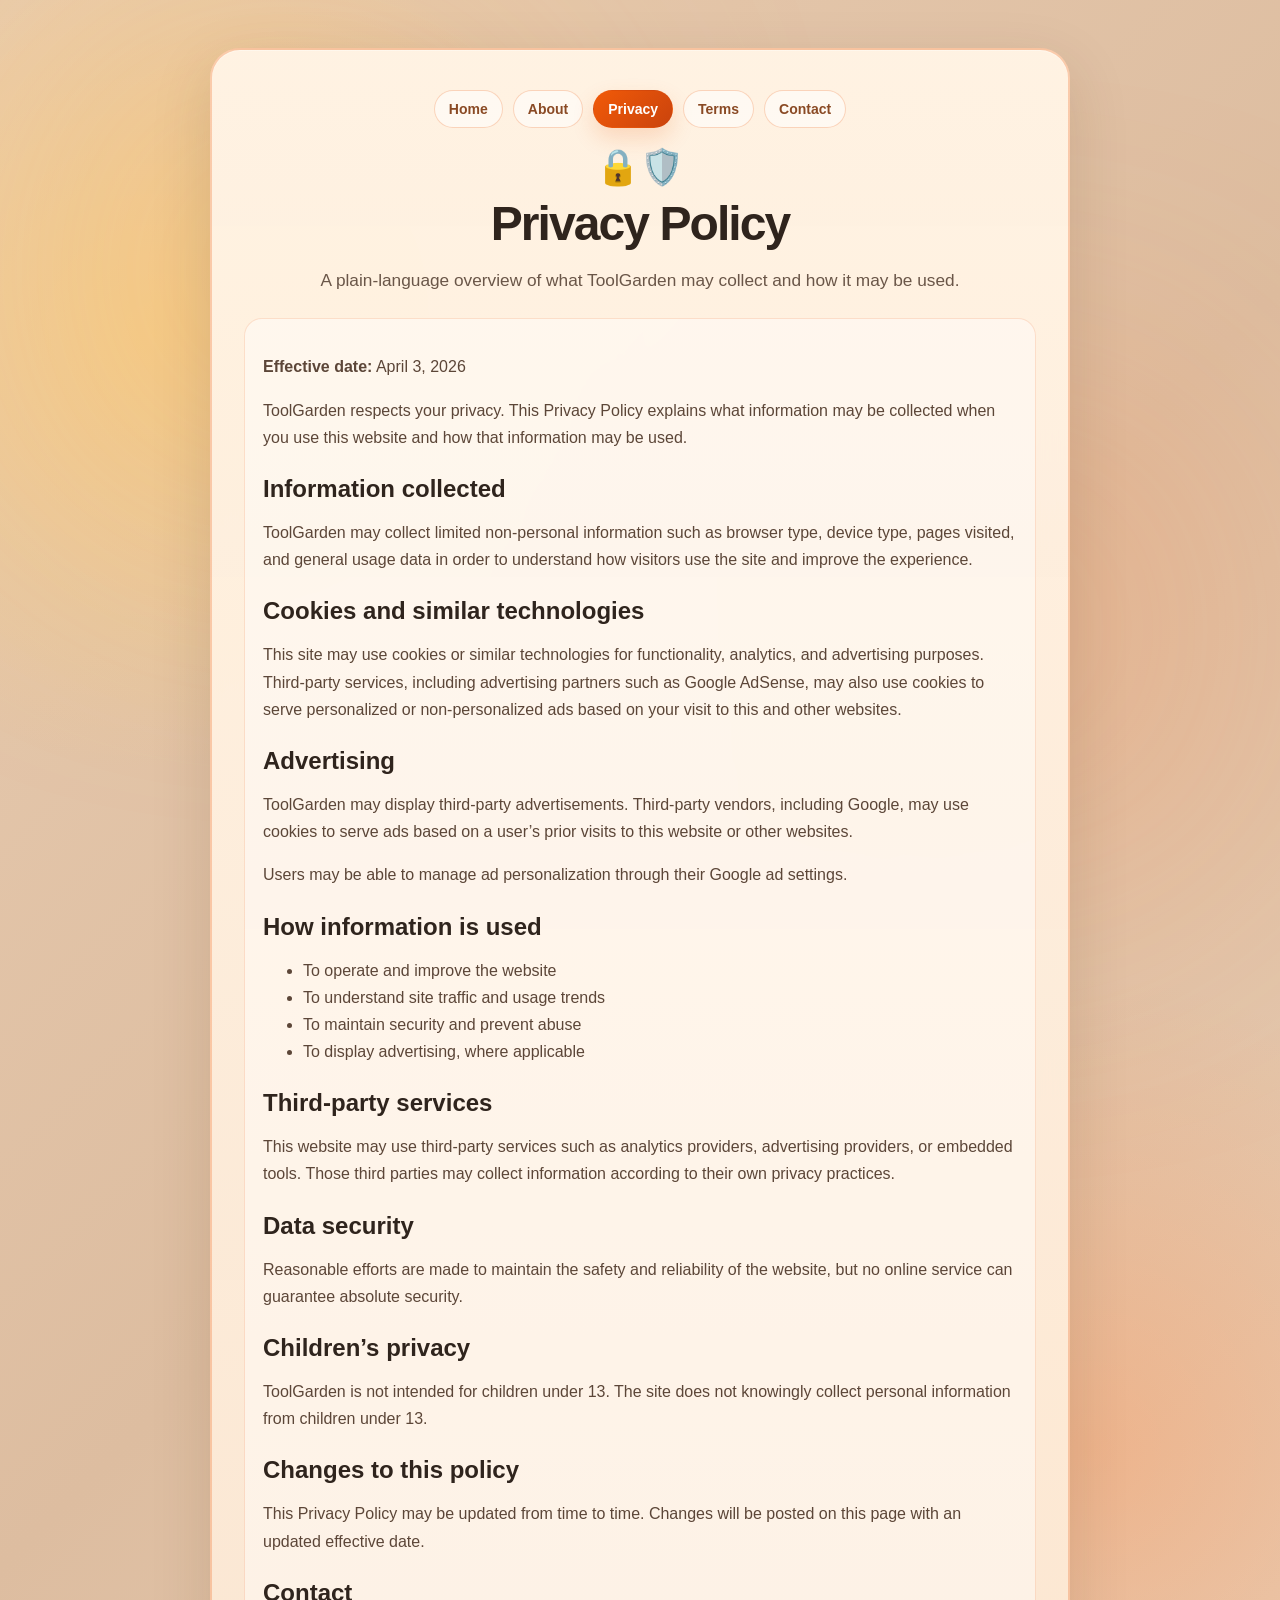
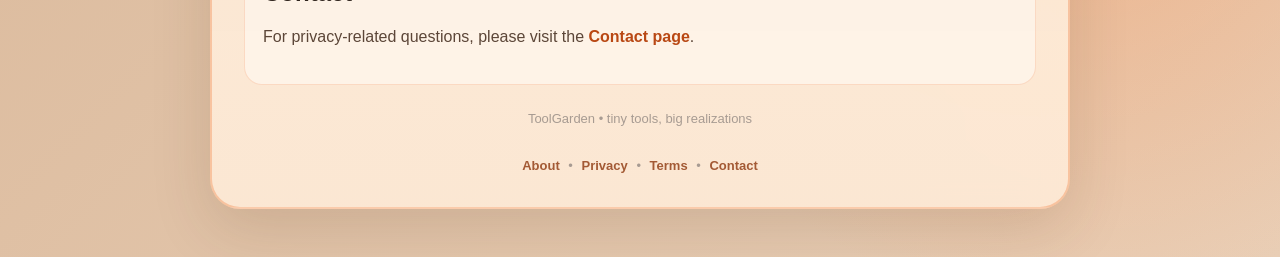
<file: privacy.html>
<!DOCTYPE html>
<html lang="en">
<head>
  <script async src="https://pagead2.googlesyndication.com/pagead/js/adsbygoogle.js?client=ca-pub-7330341187310766"
     crossorigin="anonymous"></script>
  <meta charset="UTF-8" />
  <meta name="viewport" content="width=device-width, initial-scale=1.0"/>
  <title>Privacy Policy | ToolGarden</title>
  <meta name="description" content="Read the ToolGarden privacy policy." />
  <meta name="google-adsense-account" content="ca-pub-7330341187310766">
  <link rel="stylesheet" href="legal.css" />
</head>
<body>
  <div class="background">
    <span>🔒</span>
    <span>🛡️</span>
    <span>📊</span>
    <span>🍪</span>
    <span>💻</span>
    <span>🌿</span>
    <span>🔐</span>
    <span>📎</span>
    <span>✨</span>
    <span>🧠</span>
    <span>🛠️</span>
  </div>

  <div class="glow"></div>
  <div class="glow2"></div>

  <div class="page-wrap">
    <div class="card">
      <div class="topnav">
        <a href="index.html">Home</a>
        <a href="about.html">About</a>
        <a class="active" href="privacy.html">Privacy</a>
        <a href="terms.html">Terms</a>
        <a href="contact.html">Contact</a>
      </div>

      <div class="top-emoji">🔒🛡️</div>
      <h1>Privacy Policy</h1>
      <p class="intro">
        A plain-language overview of what ToolGarden may collect and how it may be used.
      </p>

      <div class="content-box">
        <p><strong>Effective date:</strong> April 3, 2026</p>

        <p>ToolGarden respects your privacy. This Privacy Policy explains what information may be collected when you use this website and how that information may be used.</p>

        <h2>Information collected</h2>
        <p>ToolGarden may collect limited non-personal information such as browser type, device type, pages visited, and general usage data in order to understand how visitors use the site and improve the experience.</p>

        <h2>Cookies and similar technologies</h2>
        <p>This site may use cookies or similar technologies for functionality, analytics, and advertising purposes. Third-party services, including advertising partners such as Google AdSense, may also use cookies to serve personalized or non-personalized ads based on your visit to this and other websites.</p>

        <h2>Advertising</h2>
        <p>ToolGarden may display third-party advertisements. Third-party vendors, including Google, may use cookies to serve ads based on a user’s prior visits to this website or other websites.</p>

        <p>Users may be able to manage ad personalization through their Google ad settings.</p>

        <h2>How information is used</h2>
        <ul>
          <li>To operate and improve the website</li>
          <li>To understand site traffic and usage trends</li>
          <li>To maintain security and prevent abuse</li>
          <li>To display advertising, where applicable</li>
        </ul>

        <h2>Third-party services</h2>
        <p>This website may use third-party services such as analytics providers, advertising providers, or embedded tools. Those third parties may collect information according to their own privacy practices.</p>

        <h2>Data security</h2>
        <p>Reasonable efforts are made to maintain the safety and reliability of the website, but no online service can guarantee absolute security.</p>

        <h2>Children’s privacy</h2>
        <p>ToolGarden is not intended for children under 13. The site does not knowingly collect personal information from children under 13.</p>

        <h2>Changes to this policy</h2>
        <p>This Privacy Policy may be updated from time to time. Changes will be posted on this page with an updated effective date.</p>

        <h2>Contact</h2>
        <p>For privacy-related questions, please visit the <a href="contact.html">Contact page</a>.</p>
      </div>

      <div class="footer">
        ToolGarden • tiny tools, big realizations<br><br>
        <a href="about.html">About</a> •
        <a href="privacy.html">Privacy</a> •
        <a href="terms.html">Terms</a> •
        <a href="contact.html">Contact</a>
      </div>
    </div>
  </div>
</body>
</html>
</file>
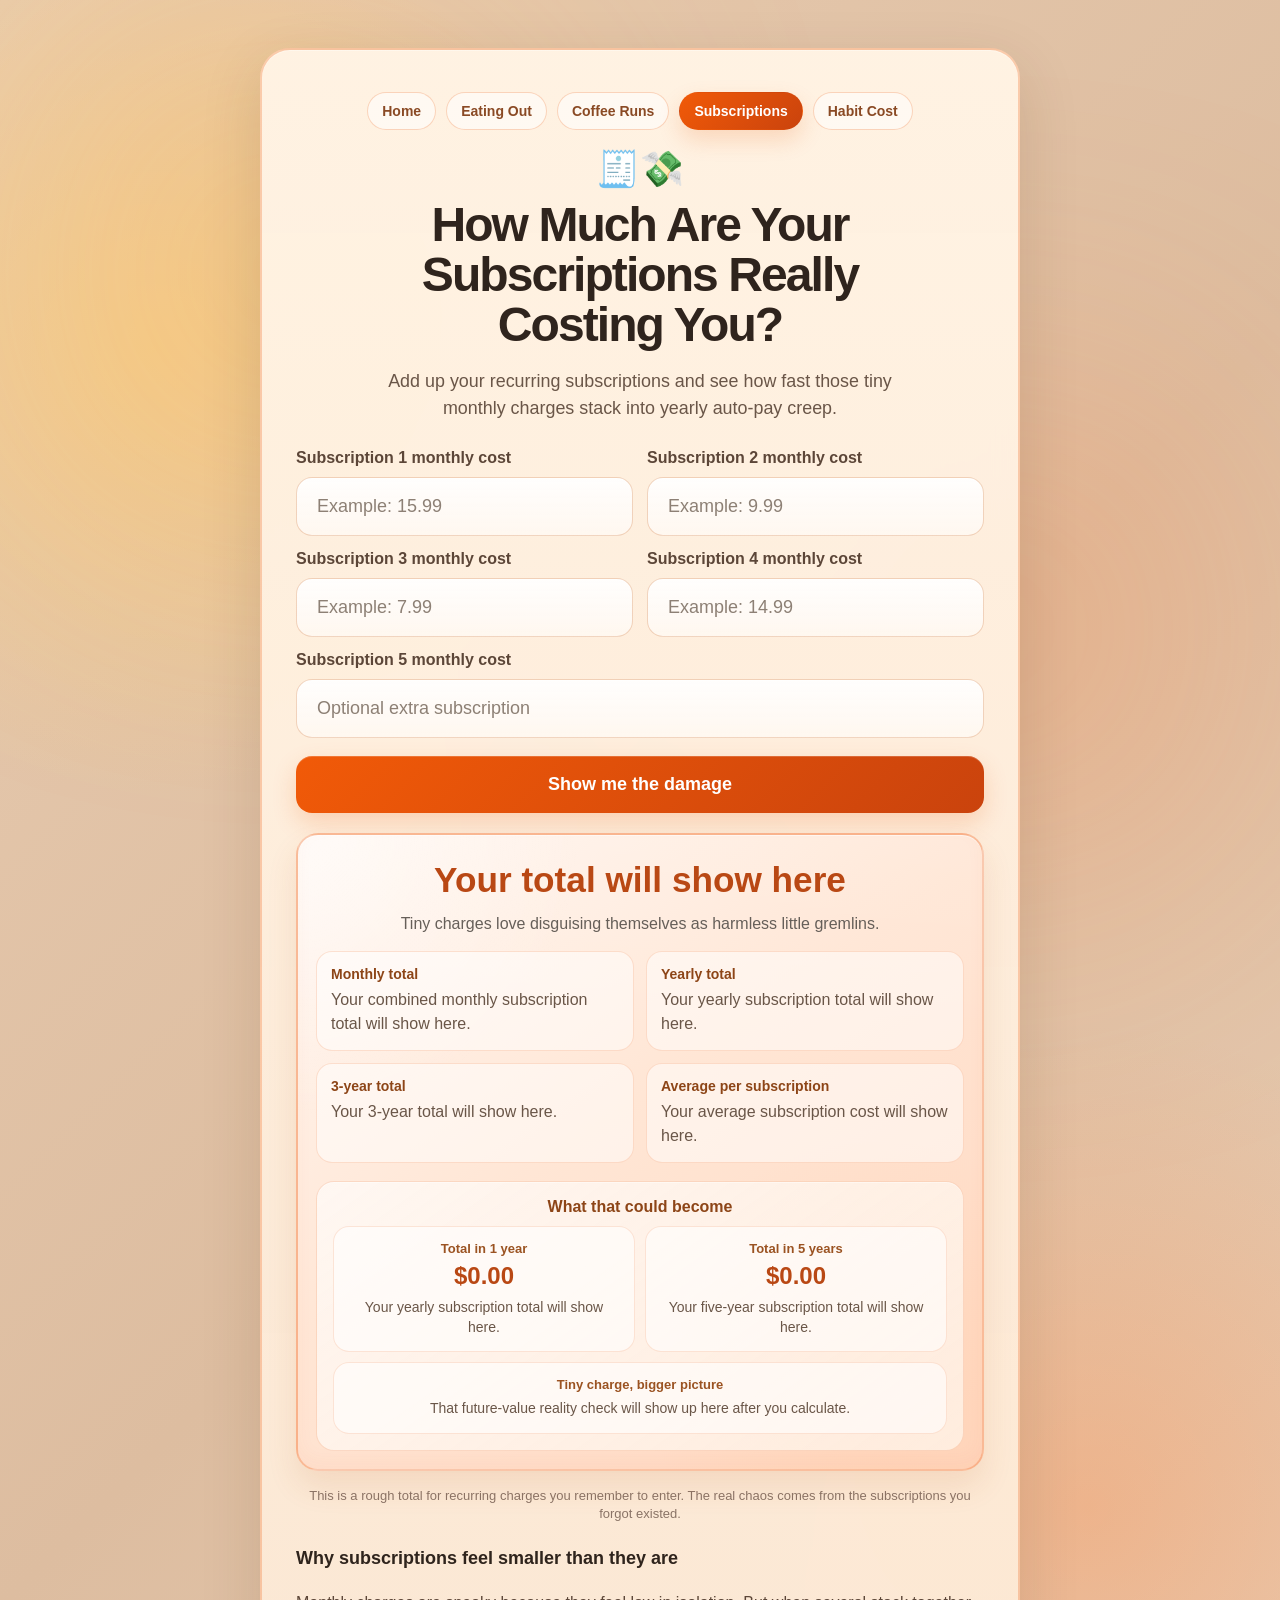
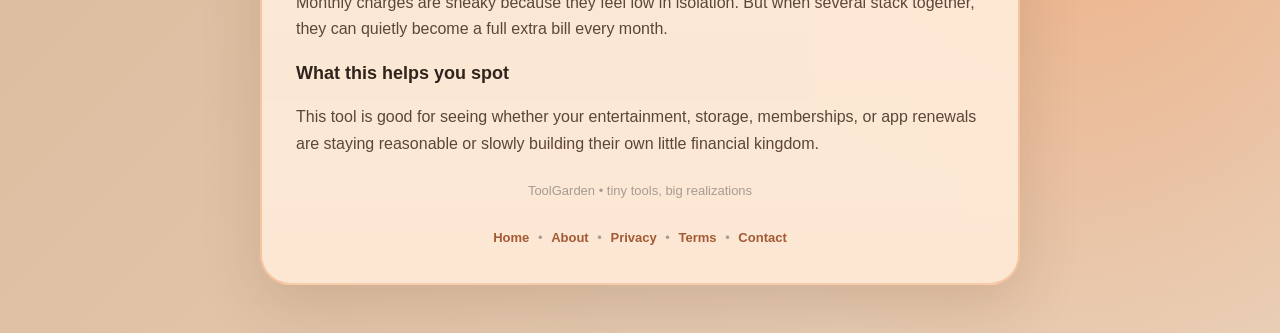
<file: subscriptions.html>
<!DOCTYPE html>
<html lang="en">
<head>
  <script async src="https://pagead2.googlesyndication.com/pagead/js/adsbygoogle.js?client=ca-pub-7330341187310766"
     crossorigin="anonymous"></script>
  <meta charset="UTF-8" />
  <meta name="viewport" content="width=device-width, initial-scale=1.0"/>
  <title>Subscription Leak Calculator | ToolGarden</title>
  <meta name="description" content="Add up your subscriptions and see the monthly and yearly total." />
  <meta name="google-adsense-account" content="ca-pub-7330341187310766">
  <style>
    * {
      box-sizing: border-box;
    }

    html, body {
      margin: 0;
      padding: 0;
      width: 100%;
      min-height: 100%;
    }

    body {
      font-family: Arial, sans-serif;
      color: #2f241d;
      overflow-x: hidden;
      position: relative;
      background:
        radial-gradient(circle at top left, rgba(255, 197, 109, 0.52), transparent 28%),
        radial-gradient(circle at bottom right, rgba(255, 130, 64, 0.34), transparent 32%),
        linear-gradient(180deg, #f2dcc4 0%, #e3c3a8 100%);
    }

    .page-wrap {
      min-height: 100vh;
      min-height: 100dvh;
      display: flex;
      align-items: center;
      justify-content: center;
      padding: 20px;
      position: relative;
      z-index: 2;
    }

    .background {
      position: fixed;
      inset: 0;
      pointer-events: none;
      overflow: hidden;
      z-index: 0;
    }

    .background span {
      position: absolute;
      bottom: -140px;
      font-size: 2.5rem;
      opacity: 0.30;
      animation: floatUp linear infinite;
      user-select: none;
      filter: saturate(1.05);
      text-shadow: 0 4px 18px rgba(255, 255, 255, 0.14);
      will-change: transform, opacity;
    }

    .background span:nth-child(1)  { left: 3%;  animation-duration: 16s; animation-delay: 0s; }
    .background span:nth-child(2)  { left: 10%; animation-duration: 20s; animation-delay: 3s; }
    .background span:nth-child(3)  { left: 18%; animation-duration: 17s; animation-delay: 1s; }
    .background span:nth-child(4)  { left: 26%; animation-duration: 22s; animation-delay: 5s; }
    .background span:nth-child(5)  { left: 34%; animation-duration: 18s; animation-delay: 2s; }
    .background span:nth-child(6)  { left: 42%; animation-duration: 21s; animation-delay: 6s; }
    .background span:nth-child(7)  { left: 50%; animation-duration: 17s; animation-delay: 4s; }
    .background span:nth-child(8)  { left: 58%; animation-duration: 23s; animation-delay: 1.5s; }
    .background span:nth-child(9)  { left: 66%; animation-duration: 19s; animation-delay: 4.5s; }
    .background span:nth-child(10) { left: 74%; animation-duration: 24s; animation-delay: 2.5s; }
    .background span:nth-child(11) { left: 82%; animation-duration: 18s; animation-delay: 6.5s; }
    .background span:nth-child(12) { left: 90%; animation-duration: 21s; animation-delay: 3.5s; }

    @keyframes floatUp {
      0% {
        transform: translateY(0) rotate(0deg) scale(0.96);
        opacity: 0;
      }
      8% {
        opacity: 0.30;
      }
      70% {
        opacity: 0.30;
      }
      100% {
        transform: translateY(-128vh) rotate(360deg) scale(1.08);
        opacity: 0;
      }
    }

    .glow,
    .glow2 {
      position: fixed;
      width: 380px;
      height: 380px;
      border-radius: 50%;
      filter: blur(135px);
      opacity: 0.36;
      z-index: 0;
      pointer-events: none;
    }

    .glow {
      background: #ffb347;
      top: 4%;
      left: 4%;
    }

    .glow2 {
      background: #ff8748;
      bottom: 4%;
      right: 4%;
    }

    .card {
      width: 100%;
      max-width: 760px;
      background:
        linear-gradient(180deg, rgba(255, 243, 228, 0.98) 0%, rgba(252, 232, 212, 0.96) 100%);
      backdrop-filter: blur(12px);
      -webkit-backdrop-filter: blur(12px);
      border-radius: 25px;
      padding: 30px 20px;
      text-align: center;
      box-shadow:
        0 20px 60px rgba(83, 49, 18, 0.15),
        inset 0 1px 0 rgba(255,255,255,0.34);
      border: 2px solid rgba(234, 88, 12, 0.26);
      position: relative;
      z-index: 3;
    }

    .tool-switcher {
      display: flex;
      justify-content: center;
      gap: 10px;
      flex-wrap: wrap;
      margin-bottom: 18px;
    }

    .tool-link {
      display: inline-block;
      padding: 10px 14px;
      border-radius: 999px;
      border: 1px solid rgba(234, 88, 12, 0.24);
      background: rgba(255,255,255,0.55);
      color: #8a4a24;
      font-size: 14px;
      font-weight: 700;
      text-decoration: none;
      transition: transform 0.18s ease, background 0.18s ease, border-color 0.18s ease;
    }

    .tool-link:hover {
      transform: translateY(-1px);
      background: rgba(255,255,255,0.78);
      border-color: rgba(234, 88, 12, 0.38);
    }

    .tool-link.active {
      background: linear-gradient(135deg, #f15a08, #ca430d);
      color: #fff;
      border-color: transparent;
      box-shadow: 0 10px 22px rgba(234, 88, 12, 0.18);
    }

    .top-emoji {
      font-size: 2rem;
      margin-bottom: 8px;
    }

    h1 {
      margin: 0;
      font-size: 26px;
      line-height: 1.15;
      color: #2f241d;
    }

    .subtitle {
      color: #6a5648;
      margin: 15px 0 25px;
      line-height: 1.5;
      font-size: 15px;
    }

    .form-grid {
      display: grid;
      grid-template-columns: 1fr;
      gap: 14px;
      text-align: left;
    }

    .field-group {
      text-align: left;
    }

    .input-label {
      display: block;
      font-weight: 700;
      font-size: 15px;
      margin-bottom: 10px;
      color: #5c4638;
    }

    input {
      width: 100%;
      padding: 14px;
      font-size: 16px;
      border-radius: 12px;
      border: 1px solid rgba(214, 132, 74, 0.34);
      background:
        linear-gradient(180deg, rgba(255,255,255,0.95) 0%, rgba(255,248,241,0.92) 100%);
      color: #2f241d;
      transition: border-color 0.18s ease, box-shadow 0.18s ease;
      box-shadow: inset 0 1px 0 rgba(255,255,255,0.45);
    }

    input::placeholder {
      color: #8d8075;
    }

    input:focus {
      outline: none;
      border-color: #ea580c;
      box-shadow: 0 0 0 4px rgba(234, 88, 12, 0.14);
    }

    button {
      width: 100%;
      padding: 14px;
      margin-top: 18px;
      background: linear-gradient(135deg, #f15a08, #ca430d);
      color: white;
      font-size: 16px;
      font-weight: 700;
      border: none;
      border-radius: 12px;
      cursor: pointer;
      box-shadow:
        0 10px 24px rgba(234, 88, 12, 0.20),
        inset 0 1px 0 rgba(255,255,255,0.18);
      transition: transform 0.18s ease, box-shadow 0.18s ease, filter 0.18s ease, opacity 0.18s ease;
    }

    .result-box {
      margin-top: 20px;
      padding: 24px 18px 18px;
      border-radius: 22px;
      background:
        radial-gradient(circle at top left, rgba(255,255,255,0.38), transparent 30%),
        linear-gradient(145deg, #fff8f3 0%, #ffe6d5 45%, #ffd7bf 100%);
      border: 2px solid rgba(234, 88, 12, 0.30);
      box-shadow:
        0 16px 30px rgba(179, 88, 29, 0.12),
        inset 0 1px 0 rgba(255,255,255,0.52),
        inset 0 -8px 18px rgba(234, 88, 12, 0.04);
      position: relative;
      overflow: hidden;
      text-align: left;
    }

    .result-box::before {
      content: "";
      position: absolute;
      inset: 0;
      background:
        linear-gradient(180deg, rgba(255,255,255,0.10), transparent 32%),
        radial-gradient(circle at 85% 85%, rgba(255, 164, 92, 0.10), transparent 30%);
      pointer-events: none;
    }

    .result-box-inner {
      position: relative;
      z-index: 1;
    }

    .result {
      font-size: 22px;
      font-weight: 800;
      color: #b94814;
      line-height: 1.2;
      text-align: center;
    }

    .subtext {
      margin-top: 10px;
      color: #665f59;
      font-size: 14px;
      line-height: 1.45;
      min-height: 20px;
      text-align: center;
    }

    .stats-grid {
      display: grid;
      grid-template-columns: 1fr;
      gap: 12px;
      margin-top: 16px;
    }

    .stat-card {
      padding: 14px;
      border-radius: 16px;
      background: rgba(255,255,255,0.5);
      border: 1px solid rgba(234, 88, 12, 0.16);
    }

    .stat-title {
      font-weight: 800;
      color: #8d4517;
      font-size: 14px;
      margin-bottom: 6px;
    }

    .stat-text {
      color: #6a5648;
      font-size: 14px;
      line-height: 1.5;
    }

    .upgrade-strip {
      margin-top: 18px;
      padding: 16px;
      border-radius: 18px;
      background: linear-gradient(145deg, rgba(255,255,255,0.62) 0%, rgba(255,243,232,0.78) 100%);
      border: 1px solid rgba(234, 88, 12, 0.18);
      box-shadow: inset 0 1px 0 rgba(255,255,255,0.4);
    }

    .upgrade-heading {
      font-size: 15px;
      font-weight: 800;
      color: #8d4517;
      margin-bottom: 10px;
      text-align: center;
    }

    .upgrade-grid {
      display: grid;
      grid-template-columns: 1fr;
      gap: 10px;
    }

    .upgrade-card {
      padding: 14px;
      border-radius: 16px;
      background: rgba(255,255,255,0.58);
      border: 1px solid rgba(234, 88, 12, 0.14);
      text-align: center;
    }

    .upgrade-label {
      font-size: 13px;
      font-weight: 800;
      color: #9b5322;
      margin-bottom: 6px;
    }

    .upgrade-value {
      font-size: 20px;
      font-weight: 800;
      color: #b94814;
      line-height: 1.2;
    }

    .upgrade-copy {
      margin-top: 6px;
      font-size: 13px;
      color: #6a5648;
      line-height: 1.45;
    }

    .info-section {
      margin-top: 20px;
      text-align: left;
      font-size: 14px;
      color: #5c4638;
      line-height: 1.65;
    }

    .info-section h2 {
      font-size: 18px;
      margin: 0 0 10px;
      color: #2f241d;
    }

    .mini-note {
      margin-top: 16px;
      font-size: 13px;
      color: #8a7467;
      line-height: 1.45;
    }

    .footer {
      margin-top: 22px;
      font-size: 12px;
      color: #a79b92;
      line-height: 1.8;
      text-align: center;
    }

    .footer a {
      color: #a35a35;
      text-decoration: none;
      font-weight: 700;
      margin: 0 5px;
    }

    .footer a:hover {
      text-decoration: underline;
    }

    .loading {
      opacity: 0.86;
      transform: scale(0.99);
    }

    .result-pop {
      animation: resultPop 0.35s ease;
    }

    @keyframes resultPop {
      0% {
        transform: translateY(6px) scale(0.985);
        opacity: 0.72;
      }
      100% {
        transform: translateY(0) scale(1);
        opacity: 1;
      }
    }

    @media (min-width: 700px) {
      .form-grid,
      .stats-grid,
      .upgrade-grid {
        grid-template-columns: 1fr 1fr;
      }

      .sub-wide {
        grid-column: 1 / -1;
      }

      .upgrade-card.wide {
        grid-column: 1 / -1;
      }
    }

    @media (max-width: 480px) {
      .page-wrap {
        padding: 16px 12px;
      }

      .card {
        padding: 24px 16px 20px;
        border-radius: 22px;
      }

      h1 {
        font-size: 22px;
      }

      .subtitle {
        font-size: 14px;
      }

      .background span {
        font-size: 2.35rem;
        opacity: 0.34;
      }

      .glow,
      .glow2 {
        width: 250px;
        height: 250px;
        filter: blur(95px);
        opacity: 0.32;
      }

      .tool-link {
        font-size: 13px;
        padding: 9px 12px;
      }

      .upgrade-value {
        font-size: 18px;
      }
    }

    @media (min-width: 1024px) {
      body {
        background:
          radial-gradient(circle at 12% 18%, rgba(255, 209, 122, 0.56), transparent 23%),
          radial-gradient(circle at 85% 78%, rgba(255, 140, 74, 0.34), transparent 26%),
          linear-gradient(135deg, #e8ccb1 0%, #ddbda0 50%, #e9cfb7 100%);
      }

      .page-wrap {
        padding: 48px;
      }

      .card {
        padding: 42px 34px 34px;
        border-radius: 30px;
      }

      .top-emoji {
        font-size: 2.2rem;
        margin-bottom: 10px;
      }

      h1 {
        font-size: 3rem;
        line-height: 1.04;
        letter-spacing: -0.04em;
        max-width: 560px;
        margin: 0 auto;
      }

      .subtitle {
        font-size: 1.12rem;
        max-width: 560px;
        margin: 18px auto 28px;
      }

      .input-label {
        font-size: 16px;
      }

      input {
        padding: 18px 20px;
        font-size: 18px;
        border-radius: 16px;
      }

      button {
        padding: 18px 20px;
        font-size: 18px;
        border-radius: 16px;
      }

      button:hover {
        transform: translateY(-2px) scale(1.012);
        box-shadow:
          0 16px 36px rgba(234, 88, 12, 0.28),
          inset 0 1px 0 rgba(255,255,255,0.20);
        filter: brightness(1.04) saturate(1.04);
      }

      .result {
        font-size: 2.2rem;
      }

      .subtext,
      .stat-text,
      .info-section {
        font-size: 1rem;
      }

      .upgrade-heading {
        font-size: 16px;
      }

      .upgrade-value {
        font-size: 24px;
      }

      .upgrade-copy {
        font-size: 14px;
      }

      .footer {
        font-size: 13px;
      }

      .background span {
        font-size: 3rem;
        opacity: 0.28;
      }

      .glow,
      .glow2 {
        width: 470px;
        height: 470px;
        filter: blur(150px);
        opacity: 0.32;
      }
    }
  </style>
</head>

<body>
  <div class="background">
    <span>🧾</span>
    <span>💸</span>
    <span>📺</span>
    <span>🎵</span>
    <span>💳</span>
    <span>📱</span>
    <span>🧠</span>
    <span>✨</span>
    <span>🎬</span>
    <span>💰</span>
    <span>📦</span>
    <span>🪙</span>
  </div>

  <div class="glow"></div>
  <div class="glow2"></div>

  <div class="page-wrap">
    <div class="card">
      <div class="tool-switcher">
        <a class="tool-link" href="index.html">Home</a>
        <a class="tool-link" href="eating-out.html">Eating Out</a>
        <a class="tool-link" href="coffee.html">Coffee Runs</a>
        <a class="tool-link active" href="subscriptions.html">Subscriptions</a>
        <a class="tool-link" href="habit-cost.html">Habit Cost</a>
      </div>

      <div class="top-emoji">🧾💸</div>

      <h1>How Much Are Your Subscriptions Really Costing You?</h1>

      <p class="subtitle">
        Add up your recurring subscriptions and see how fast those tiny monthly charges stack into yearly auto-pay creep.
      </p>

      <div class="form-grid">
        <div class="field-group">
          <label class="input-label" for="sub1">Subscription 1 monthly cost</label>
          <input type="number" id="sub1" placeholder="Example: 15.99" />
        </div>

        <div class="field-group">
          <label class="input-label" for="sub2">Subscription 2 monthly cost</label>
          <input type="number" id="sub2" placeholder="Example: 9.99" />
        </div>

        <div class="field-group">
          <label class="input-label" for="sub3">Subscription 3 monthly cost</label>
          <input type="number" id="sub3" placeholder="Example: 7.99" />
        </div>

        <div class="field-group">
          <label class="input-label" for="sub4">Subscription 4 monthly cost</label>
          <input type="number" id="sub4" placeholder="Example: 14.99" />
        </div>

        <div class="field-group sub-wide">
          <label class="input-label" for="sub5">Subscription 5 monthly cost</label>
          <input type="number" id="sub5" placeholder="Optional extra subscription" />
        </div>
      </div>

      <button id="calcButton" onclick="calculateSubscriptions()">Show me the damage</button>

      <div class="result-box" id="resultBox">
        <div class="result-box-inner">
          <div class="result" id="result">Your total will show here</div>
          <div class="subtext" id="subtext">Tiny charges love disguising themselves as harmless little gremlins.</div>

          <div class="stats-grid">
            <div class="stat-card">
              <div class="stat-title">Monthly total</div>
              <div class="stat-text" id="monthlyTotal">
                Your combined monthly subscription total will show here.
              </div>
            </div>

            <div class="stat-card">
              <div class="stat-title">Yearly total</div>
              <div class="stat-text" id="yearlyTotal">
                Your yearly subscription total will show here.
              </div>
            </div>

            <div class="stat-card">
              <div class="stat-title">3-year total</div>
              <div class="stat-text" id="threeYearTotal">
                Your 3-year total will show here.
              </div>
            </div>

            <div class="stat-card">
              <div class="stat-title">Average per subscription</div>
              <div class="stat-text" id="averageSub">
                Your average subscription cost will show here.
              </div>
            </div>
          </div>

          <div class="upgrade-strip">
            <div class="upgrade-heading">What that could become</div>

            <div class="upgrade-grid">
              <div class="upgrade-card">
                <div class="upgrade-label">Total in 1 year</div>
                <div class="upgrade-value" id="oneYearValue">$0.00</div>
                <div class="upgrade-copy" id="oneYearCopy">
                  Your yearly subscription total will show here.
                </div>
              </div>

              <div class="upgrade-card">
                <div class="upgrade-label">Total in 5 years</div>
                <div class="upgrade-value" id="fiveYearValue">$0.00</div>
                <div class="upgrade-copy" id="fiveYearCopy">
                  Your five-year subscription total will show here.
                </div>
              </div>

              <div class="upgrade-card wide">
                <div class="upgrade-label">Tiny charge, bigger picture</div>
                <div class="upgrade-copy" id="upgradeComparison">
                  That future-value reality check will show up here after you calculate.
                </div>
              </div>
            </div>
          </div>
        </div>
      </div>

      <div class="mini-note">
        This is a rough total for recurring charges you remember to enter. The real chaos comes from the subscriptions you forgot existed.
      </div>

      <div class="info-section">
        <h2>Why subscriptions feel smaller than they are</h2>
        <p>
          Monthly charges are sneaky because they feel low in isolation. But when several stack together, they can quietly become a full extra bill every month.
        </p>

        <h2>What this helps you spot</h2>
        <p>
          This tool is good for seeing whether your entertainment, storage, memberships, or app renewals are staying reasonable or slowly building their own little financial kingdom.
        </p>
      </div>

      <div class="footer">
        ToolGarden • tiny tools, big realizations<br><br>
        <a href="index.html">Home</a> •
        <a href="about.html">About</a> •
        <a href="privacy.html">Privacy</a> •
        <a href="terms.html">Terms</a> •
        <a href="contact.html">Contact</a>
      </div>
    </div>
  </div>

  <script>
    function money(num) {
      return `$${num.toLocaleString(undefined, {
        minimumFractionDigits: 2,
        maximumFractionDigits: 2
      })}`;
    }

    function getSubscriptionReaction(yearly, fiveYear) {
      if (yearly < 100) {
        return "Very tiny. Still technically a leak, just one wearing soft socks.";
      } else if (yearly < 300) {
        return "Not horrible, but definitely not invisible.";
      } else if (yearly < 700) {
        return `This is where tiny monthly charges start becoming real yearly money. In 5 years, that's ${money(fiveYear)}.`;
      } else if (yearly < 1500) {
        return `Okay yep, your autopay lineup has some weight now. In 5 years, that's ${money(fiveYear)}.`;
      } else if (yearly < 3000) {
        return `This is a full recurring budget character at this point. In 5 years, that's ${money(fiveYear)} 😬`;
      } else {
        return `Respectfully, your subscriptions are running a small empire. In 5 years, that's ${money(fiveYear)} 💀`;
      }
    }

    function getSubscriptionComparison(amount) {
      if (amount < 250) {
        return "That’s a grocery refill, a bill assist, or just less money disappearing into the digital fog.";
      } else if (amount < 1000) {
        return "That’s enough to feel. The kind of total that could be better doing literally anything else.";
      } else if (amount < 3000) {
        return "That could become savings, debt relief, or a useful buffer instead of funding forgotten apps and background auto-renewals.";
      } else if (amount < 7000) {
        return "That’s the kind of number that makes people suddenly remember three services they never even use.";
      } else {
        return "That is no longer streaming money. That is full-on future-you money being siphoned into autopay fog.";
      }
    }

    function calculateSubscriptions() {
      const values = [
        Number(document.getElementById("sub1").value) || 0,
        Number(document.getElementById("sub2").value) || 0,
        Number(document.getElementById("sub3").value) || 0,
        Number(document.getElementById("sub4").value) || 0,
        Number(document.getElementById("sub5").value) || 0
      ];

      const filledValues = values.filter(v => v > 0);
      const monthly = values.reduce((sum, val) => sum + val, 0);
      const yearly = monthly * 12;
      const threeYear = yearly * 3;
      const fiveYear = yearly * 5;
      const average = filledValues.length ? monthly / filledValues.length : 0;

      const result = document.getElementById("result");
      const subtext = document.getElementById("subtext");
      const monthlyTotal = document.getElementById("monthlyTotal");
      const yearlyTotal = document.getElementById("yearlyTotal");
      const threeYearTotal = document.getElementById("threeYearTotal");
      const averageSub = document.getElementById("averageSub");

      const oneYearValue = document.getElementById("oneYearValue");
      const fiveYearValue = document.getElementById("fiveYearValue");
      const oneYearCopy = document.getElementById("oneYearCopy");
      const fiveYearCopy = document.getElementById("fiveYearCopy");
      const upgradeComparison = document.getElementById("upgradeComparison");

      const resultBox = document.getElementById("resultBox");
      const button = document.getElementById("calcButton");

      if (monthly <= 0) {
        result.innerText = "Enter at least one subscription 👀";
        subtext.innerText = "Add a few subscriptions and let the tiny charges confess.";
        monthlyTotal.innerText = "Your combined monthly subscription total will show here.";
        yearlyTotal.innerText = "Your yearly subscription total will show here.";
        threeYearTotal.innerText = "Your 3-year total will show here.";
        averageSub.innerText = "Your average subscription cost will show here.";
        oneYearValue.innerText = "$0.00";
        fiveYearValue.innerText = "$0.00";
        oneYearCopy.innerText = "Your yearly subscription total will show here.";
        fiveYearCopy.innerText = "Your five-year subscription total will show here.";
        upgradeComparison.innerText = "That future-value reality check will show up here after you calculate.";
        return;
      }

      button.disabled = true;
      button.style.opacity = "0.9";
      button.style.cursor = "wait";

      resultBox.classList.remove("result-pop");
      void resultBox.offsetWidth;
      resultBox.classList.add("loading");

      result.innerText = "Calculating the damage...";
      subtext.innerText = "Summoning your quiet little recurring charges...";
      monthlyTotal.innerText = "Calculating...";
      yearlyTotal.innerText = "Calculating...";
      threeYearTotal.innerText = "Calculating...";
      averageSub.innerText = "Calculating...";
      oneYearValue.innerText = "...";
      fiveYearValue.innerText = "...";
      oneYearCopy.innerText = "Calculating...";
      fiveYearCopy.innerText = "Calculating...";
      upgradeComparison.innerText = "Calculating...";

      setTimeout(() => {
        result.innerText = `${money(yearly)} per year 😬`;
        subtext.innerText = getSubscriptionReaction(yearly, fiveYear);
        monthlyTotal.innerText = `${money(monthly)} every month.`;
        yearlyTotal.innerText = `${money(yearly)} per year.`;
        threeYearTotal.innerText = `${money(threeYear)} over 3 years.`;
        averageSub.innerText = `${money(average)} is your average cost per subscription.`;

        oneYearValue.innerText = money(yearly);
        fiveYearValue.innerText = money(fiveYear);
        oneYearCopy.innerText = "That’s what your current monthly subscription mix becomes in a single year.";
        fiveYearCopy.innerText = "Same autopay stack, just left running for 5 years.";
        upgradeComparison.innerText = getSubscriptionComparison(fiveYear);

        resultBox.classList.remove("loading");
        resultBox.classList.add("result-pop");

        button.disabled = false;
        button.style.opacity = "1";
        button.style.cursor = "pointer";
      }, 500);
    }
  </script>
</body>
</html>
</file>
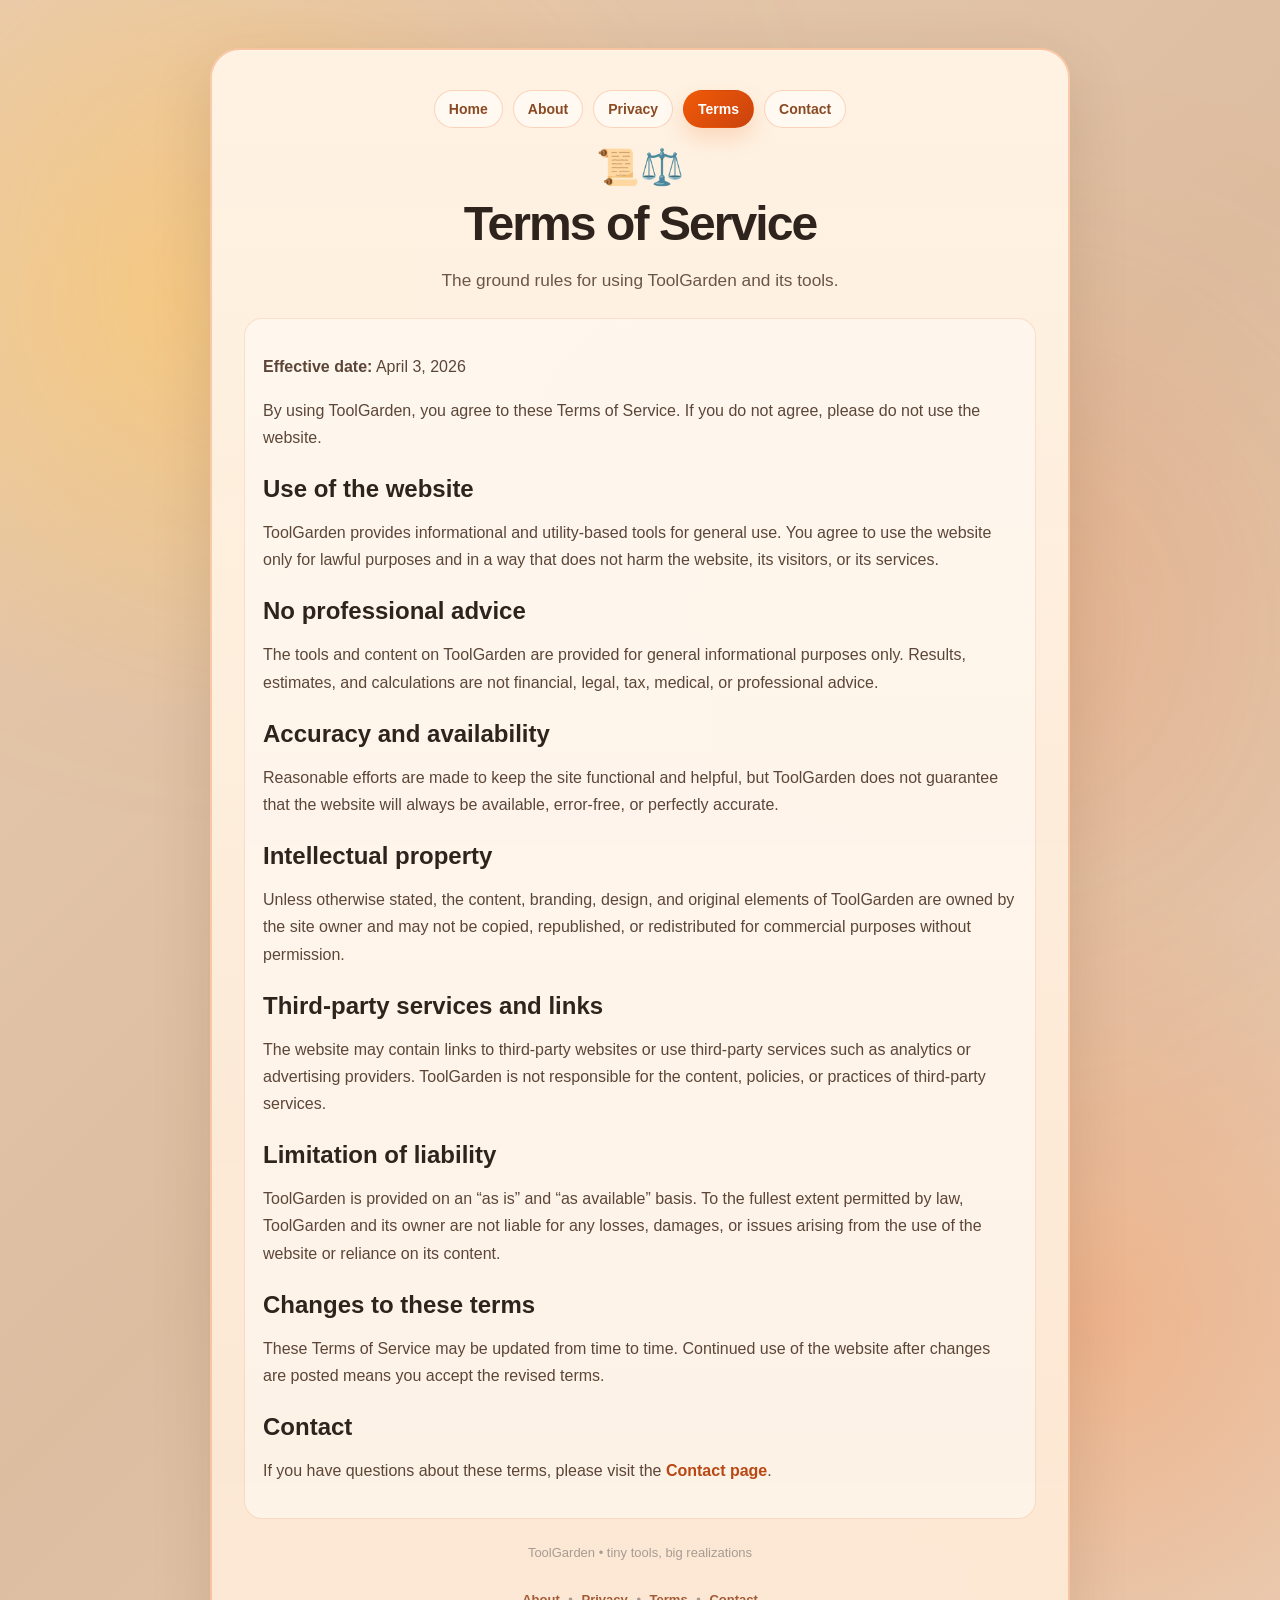
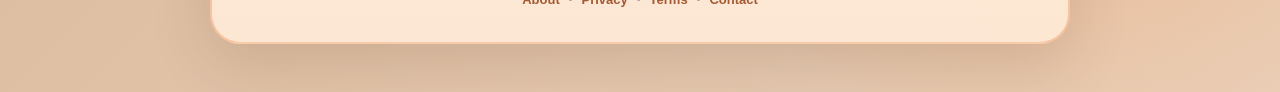
<file: terms.html>
<!DOCTYPE html>
<html lang="en">
<head>
  <script async src="https://pagead2.googlesyndication.com/pagead/js/adsbygoogle.js?client=ca-pub-7330341187310766"
     crossorigin="anonymous"></script>
  <meta charset="UTF-8" />
  <meta name="viewport" content="width=device-width, initial-scale=1.0"/>
  <title>Terms of Service | ToolGarden</title>
  <meta name="description" content="Read the ToolGarden terms of service." />
  <meta name="google-adsense-account" content="ca-pub-7330341187310766">
  <link rel="stylesheet" href="legal.css" />
</head>
<body>
  <div class="background">
    <span>📜</span>
    <span>⚖️</span>
    <span>🛠️</span>
    <span>🧾</span>
    <span>🌿</span>
    <span>🔎</span>
    <span>💼</span>
    <span>📘</span>
    <span>✨</span>
    <span>📎</span>
    <span>🧠</span>
  </div>

  <div class="glow"></div>
  <div class="glow2"></div>

  <div class="page-wrap">
    <div class="card">
      <div class="topnav">
        <a href="index.html">Home</a>
        <a href="about.html">About</a>
        <a href="privacy.html">Privacy</a>
        <a class="active" href="terms.html">Terms</a>
        <a href="contact.html">Contact</a>
      </div>

      <div class="top-emoji">📜⚖️</div>
      <h1>Terms of Service</h1>
      <p class="intro">
        The ground rules for using ToolGarden and its tools.
      </p>

      <div class="content-box">
        <p><strong>Effective date:</strong> April 3, 2026</p>

        <p>By using ToolGarden, you agree to these Terms of Service. If you do not agree, please do not use the website.</p>

        <h2>Use of the website</h2>
        <p>ToolGarden provides informational and utility-based tools for general use. You agree to use the website only for lawful purposes and in a way that does not harm the website, its visitors, or its services.</p>

        <h2>No professional advice</h2>
        <p>The tools and content on ToolGarden are provided for general informational purposes only. Results, estimates, and calculations are not financial, legal, tax, medical, or professional advice.</p>

        <h2>Accuracy and availability</h2>
        <p>Reasonable efforts are made to keep the site functional and helpful, but ToolGarden does not guarantee that the website will always be available, error-free, or perfectly accurate.</p>

        <h2>Intellectual property</h2>
        <p>Unless otherwise stated, the content, branding, design, and original elements of ToolGarden are owned by the site owner and may not be copied, republished, or redistributed for commercial purposes without permission.</p>

        <h2>Third-party services and links</h2>
        <p>The website may contain links to third-party websites or use third-party services such as analytics or advertising providers. ToolGarden is not responsible for the content, policies, or practices of third-party services.</p>

        <h2>Limitation of liability</h2>
        <p>ToolGarden is provided on an “as is” and “as available” basis. To the fullest extent permitted by law, ToolGarden and its owner are not liable for any losses, damages, or issues arising from the use of the website or reliance on its content.</p>

        <h2>Changes to these terms</h2>
        <p>These Terms of Service may be updated from time to time. Continued use of the website after changes are posted means you accept the revised terms.</p>

        <h2>Contact</h2>
        <p>If you have questions about these terms, please visit the <a href="contact.html">Contact page</a>.</p>
      </div>

      <div class="footer">
        ToolGarden • tiny tools, big realizations<br><br>
        <a href="about.html">About</a> •
        <a href="privacy.html">Privacy</a> •
        <a href="terms.html">Terms</a> •
        <a href="contact.html">Contact</a>
      </div>
    </div>
  </div>
</body>
</html>
</file>
<file: legal.css>
* {
  box-sizing: border-box;
}

html,
body {
  margin: 0;
  min-height: 100%;
}

body {
  min-height: 100vh;
  font-family: Arial, sans-serif;
  color: #2f241d;
  overflow-x: hidden;
  position: relative;
  background:
    radial-gradient(circle at top left, rgba(255, 197, 109, 0.52), transparent 28%),
    radial-gradient(circle at bottom right, rgba(255, 130, 64, 0.34), transparent 32%),
    linear-gradient(180deg, #f2dcc4 0%, #e3c3a8 100%);
  background-repeat: no-repeat;
  background-size: cover;
}

.page-wrap {
  min-height: 100vh;
  min-height: 100dvh;
  display: flex;
  align-items: center;
  justify-content: center;
  padding: 28px 16px;
  position: relative;
  z-index: 2;
}

.background {
  position: fixed;
  inset: 0;
  pointer-events: none;
  overflow: hidden;
  z-index: 0;
}

.background span {
  position: absolute;
  bottom: -140px;
  font-size: 2.4rem;
  opacity: 0.28;
  animation: floatUp linear infinite;
  user-select: none;
  text-shadow: 0 4px 18px rgba(255, 255, 255, 0.14);
  will-change: transform, opacity;
}

.background span:nth-child(1)  { left: 4%;  animation-duration: 16s; animation-delay: 0s; }
.background span:nth-child(2)  { left: 12%; animation-duration: 20s; animation-delay: 2.5s; }
.background span:nth-child(3)  { left: 21%; animation-duration: 17s; animation-delay: 1.2s; }
.background span:nth-child(4)  { left: 30%; animation-duration: 22s; animation-delay: 5s; }
.background span:nth-child(5)  { left: 39%; animation-duration: 18s; animation-delay: 2s; }
.background span:nth-child(6)  { left: 48%; animation-duration: 21s; animation-delay: 6s; }
.background span:nth-child(7)  { left: 57%; animation-duration: 17s; animation-delay: 4s; }
.background span:nth-child(8)  { left: 66%; animation-duration: 23s; animation-delay: 1.5s; }
.background span:nth-child(9)  { left: 75%; animation-duration: 19s; animation-delay: 4.5s; }
.background span:nth-child(10) { left: 84%; animation-duration: 24s; animation-delay: 2.5s; }
.background span:nth-child(11) { left: 91%; animation-duration: 18s; animation-delay: 6.2s; }

@keyframes floatUp {
  0% {
    transform: translateY(0) rotate(0deg) scale(0.96);
    opacity: 0;
  }
  8% {
    opacity: 0.28;
  }
  70% {
    opacity: 0.28;
  }
  100% {
    transform: translateY(-128vh) rotate(360deg) scale(1.08);
    opacity: 0;
  }
}

.glow,
.glow2 {
  position: fixed;
  width: 380px;
  height: 380px;
  border-radius: 50%;
  filter: blur(135px);
  opacity: 0.34;
  z-index: 0;
  pointer-events: none;
}

.glow {
  background: #ffb347;
  top: 4%;
  left: 4%;
}

.glow2 {
  background: #ff8748;
  bottom: 4%;
  right: 4%;
}

.card {
  width: 100%;
  max-width: 860px;
  background:
    linear-gradient(180deg, rgba(255, 243, 228, 0.98) 0%, rgba(252, 232, 212, 0.96) 100%);
  backdrop-filter: blur(12px);
  -webkit-backdrop-filter: blur(12px);
  border-radius: 26px;
  padding: 28px 20px 24px;
  box-shadow:
    0 20px 60px rgba(83, 49, 18, 0.15),
    inset 0 1px 0 rgba(255,255,255,0.34);
  border: 2px solid rgba(234, 88, 12, 0.26);
  position: relative;
  z-index: 3;
}

.topnav {
  display: flex;
  justify-content: center;
  gap: 10px;
  flex-wrap: wrap;
  margin-bottom: 18px;
}

.topnav a {
  display: inline-block;
  padding: 10px 14px;
  border-radius: 999px;
  border: 1px solid rgba(234, 88, 12, 0.24);
  background: rgba(255,255,255,0.55);
  color: #8a4a24;
  font-size: 14px;
  font-weight: 700;
  text-decoration: none;
  transition: transform 0.18s ease, background 0.18s ease, border-color 0.18s ease;
}

.topnav a:hover {
  transform: translateY(-1px);
  background: rgba(255,255,255,0.78);
  border-color: rgba(234, 88, 12, 0.38);
}

.topnav a.active {
  background: linear-gradient(135deg, #f15a08, #ca430d);
  color: #fff;
  border-color: transparent;
  box-shadow: 0 10px 22px rgba(234, 88, 12, 0.18);
}

.top-emoji {
  text-align: center;
  font-size: 2rem;
  margin-bottom: 8px;
}

h1 {
  margin: 0 0 16px;
  font-size: 2rem;
  line-height: 1.1;
  color: #2f241d;
  text-align: center;
}

h2 {
  color: #2f241d;
  margin-top: 24px;
  margin-bottom: 10px;
  font-size: 1.5rem;
}

p,
li {
  line-height: 1.7;
  color: #5c4638;
  font-size: 15px;
}

a {
  color: #b94814;
  text-decoration: none;
  font-weight: 700;
}

a:hover {
  text-decoration: underline;
}

.intro {
  text-align: center;
  color: #6a5648;
  margin: 0 auto 24px;
  max-width: 660px;
  font-size: 15px;
  line-height: 1.6;
}

.content-box {
  padding: 18px 18px;
  border-radius: 18px;
  background: rgba(255,255,255,0.44);
  border: 1px solid rgba(234, 88, 12, 0.16);
  margin-top: 16px;
}

.email-box {
  margin-top: 18px;
  padding: 16px;
  border-radius: 16px;
  background: #fff8f3;
  border: 1px solid rgba(234, 88, 12, 0.2);
}

.footer {
  margin-top: 22px;
  font-size: 12px;
  color: #a79b92;
  line-height: 1.8;
  text-align: center;
}

.footer a {
  color: #a35a35;
  text-decoration: none;
  font-weight: 700;
  margin: 0 5px;
}

.footer a:hover {
  text-decoration: underline;
}

@media (max-width: 480px) {
  .page-wrap {
    padding: 16px 12px;
  }

  .card {
    padding: 24px 16px 20px;
    border-radius: 22px;
  }

  .topnav a {
    font-size: 13px;
    padding: 9px 12px;
  }

  .top-emoji {
    font-size: 1.8rem;
  }

  h1 {
    font-size: 1.8rem;
  }

  h2 {
    font-size: 1.28rem;
  }

  .background span {
    font-size: 2.2rem;
    opacity: 0.32;
  }

  .glow,
  .glow2 {
    width: 250px;
    height: 250px;
    filter: blur(95px);
    opacity: 0.3;
  }
}

@media (min-width: 1024px) {
  body {
    background:
      radial-gradient(circle at 12% 18%, rgba(255, 209, 122, 0.56), transparent 23%),
      radial-gradient(circle at 85% 78%, rgba(255, 140, 74, 0.34), transparent 26%),
      linear-gradient(135deg, #e8ccb1 0%, #ddbda0 50%, #e9cfb7 100%);
  }

  .page-wrap {
    padding: 48px;
  }

  .card {
    padding: 40px 32px 30px;
    border-radius: 30px;
  }

  .top-emoji {
    font-size: 2.2rem;
    margin-bottom: 10px;
  }

  h1 {
    font-size: 3rem;
    letter-spacing: -0.04em;
  }

  .intro {
    font-size: 1.08rem;
  }

  p,
  li {
    font-size: 1rem;
  }

  .footer {
    font-size: 13px;
  }

  .background span {
    font-size: 2.9rem;
    opacity: 0.26;
  }

  .glow,
  .glow2 {
    width: 470px;
    height: 470px;
    filter: blur(150px);
    opacity: 0.3;
  }
}
</file>
